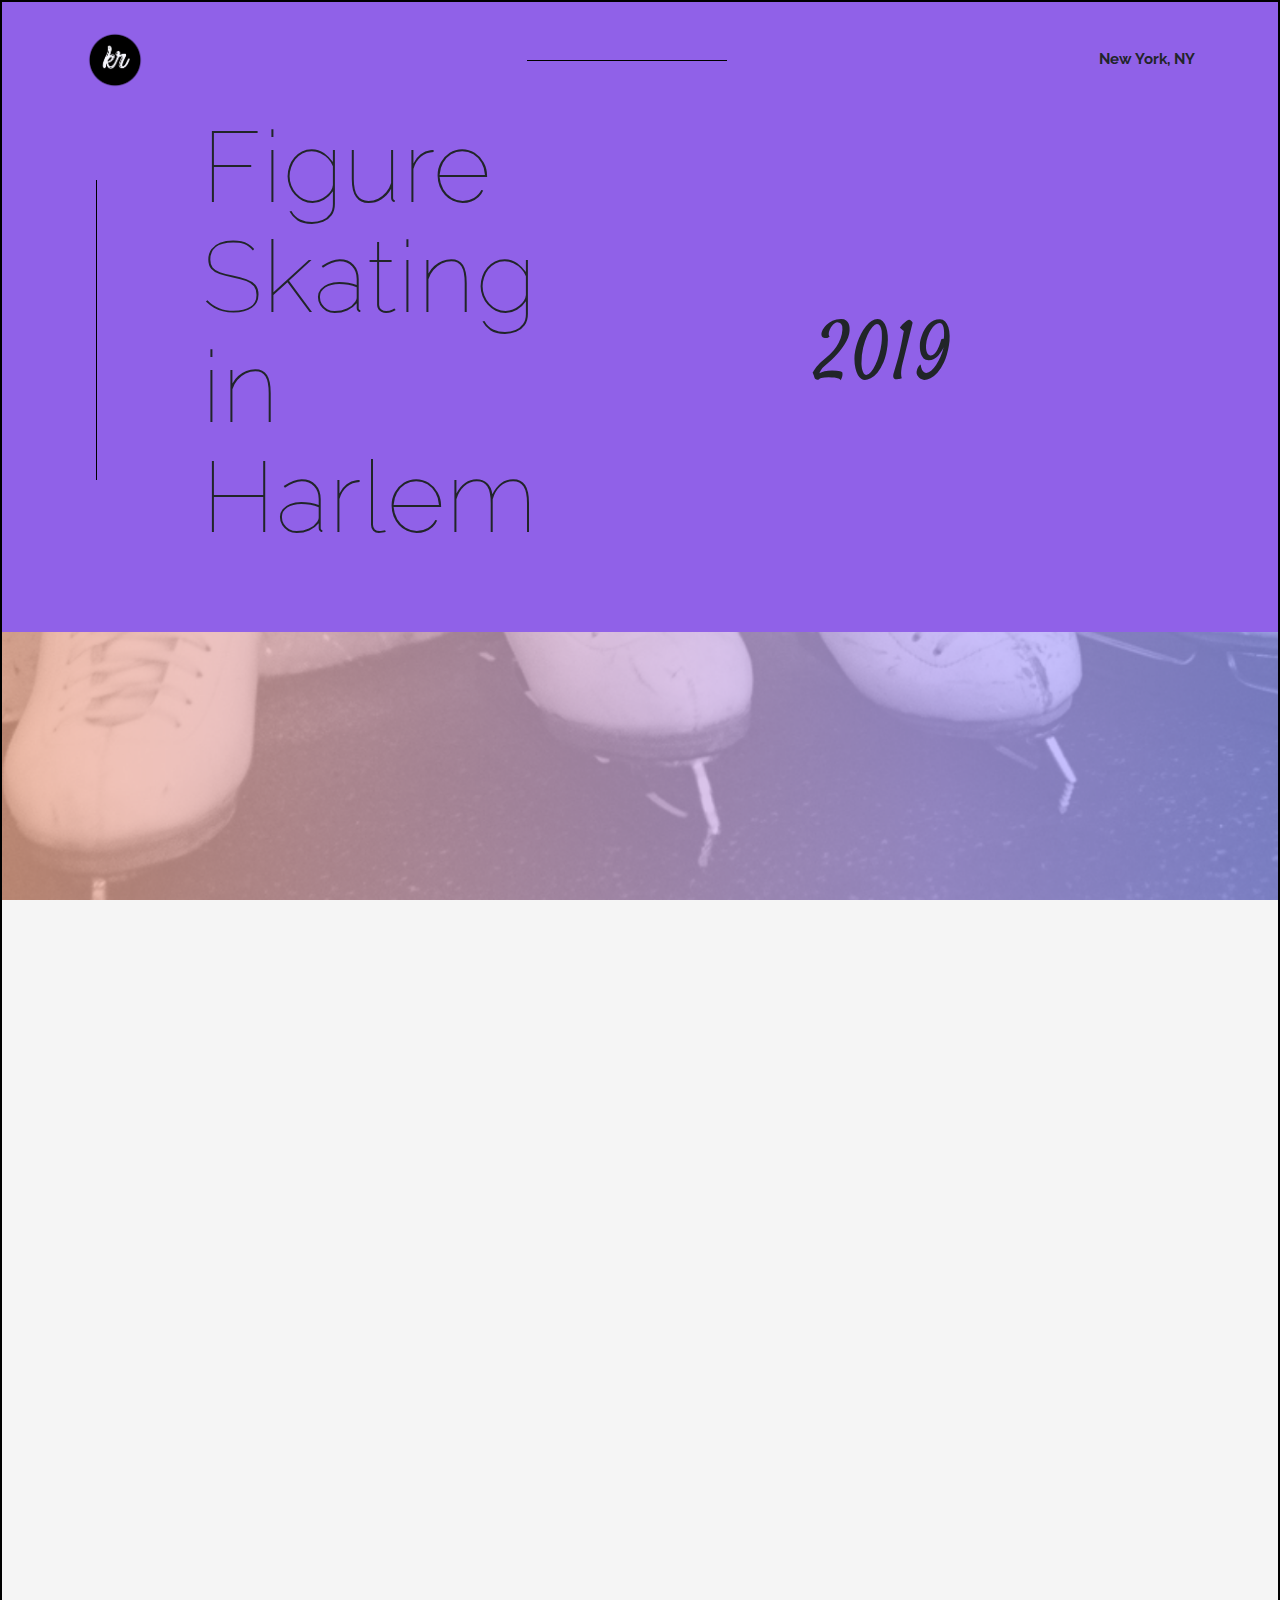
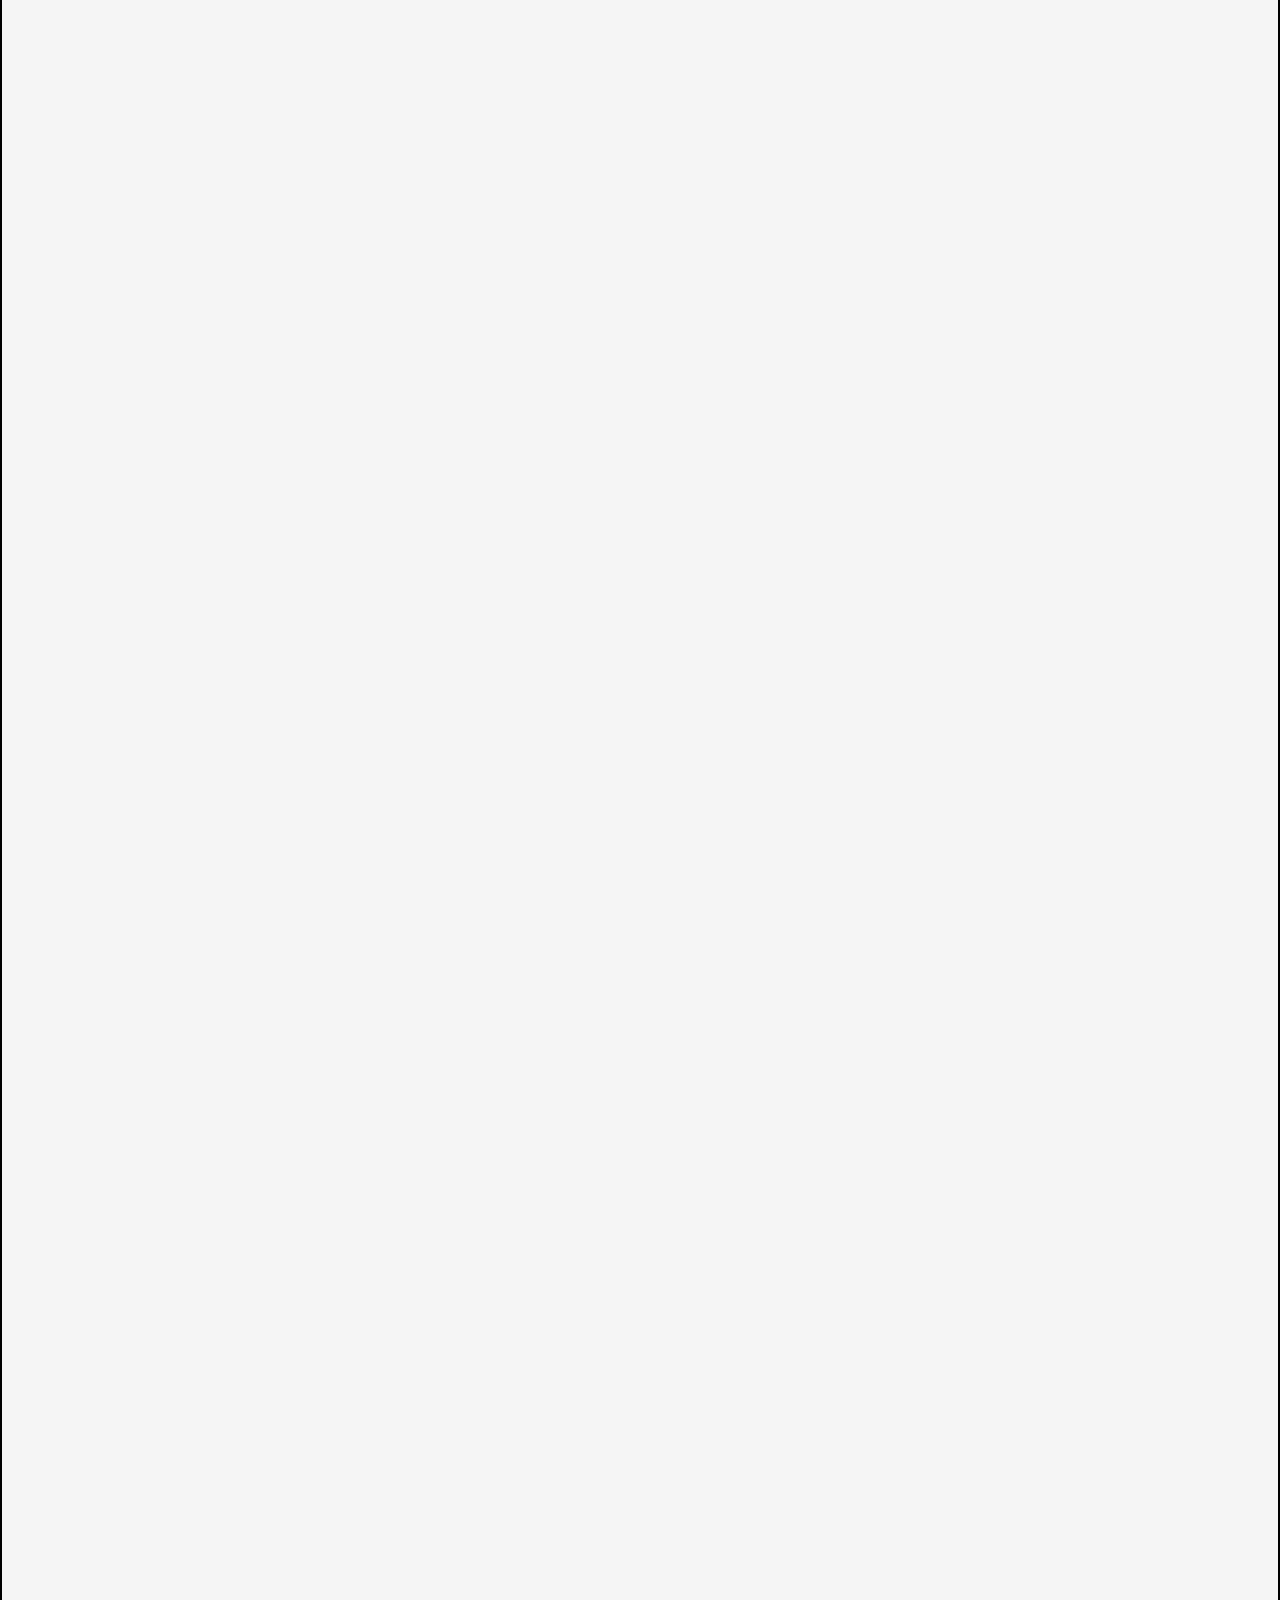
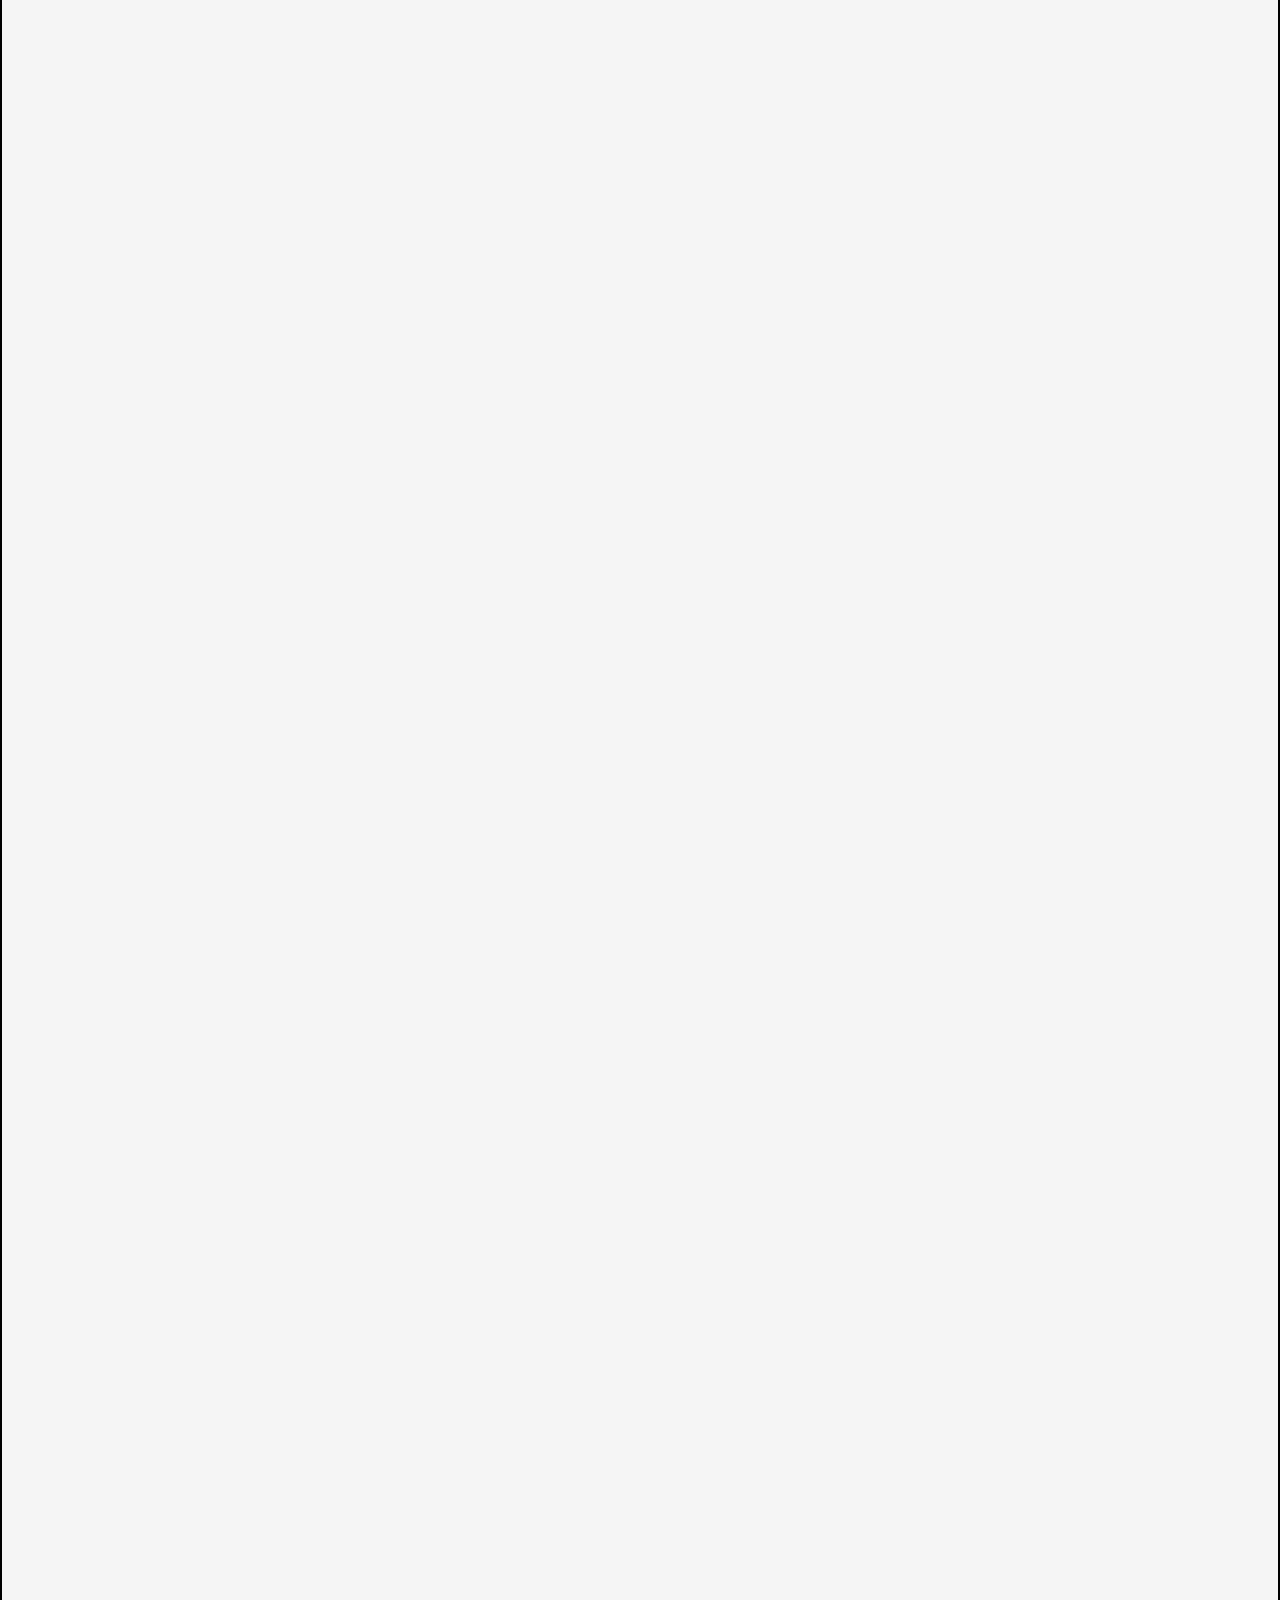
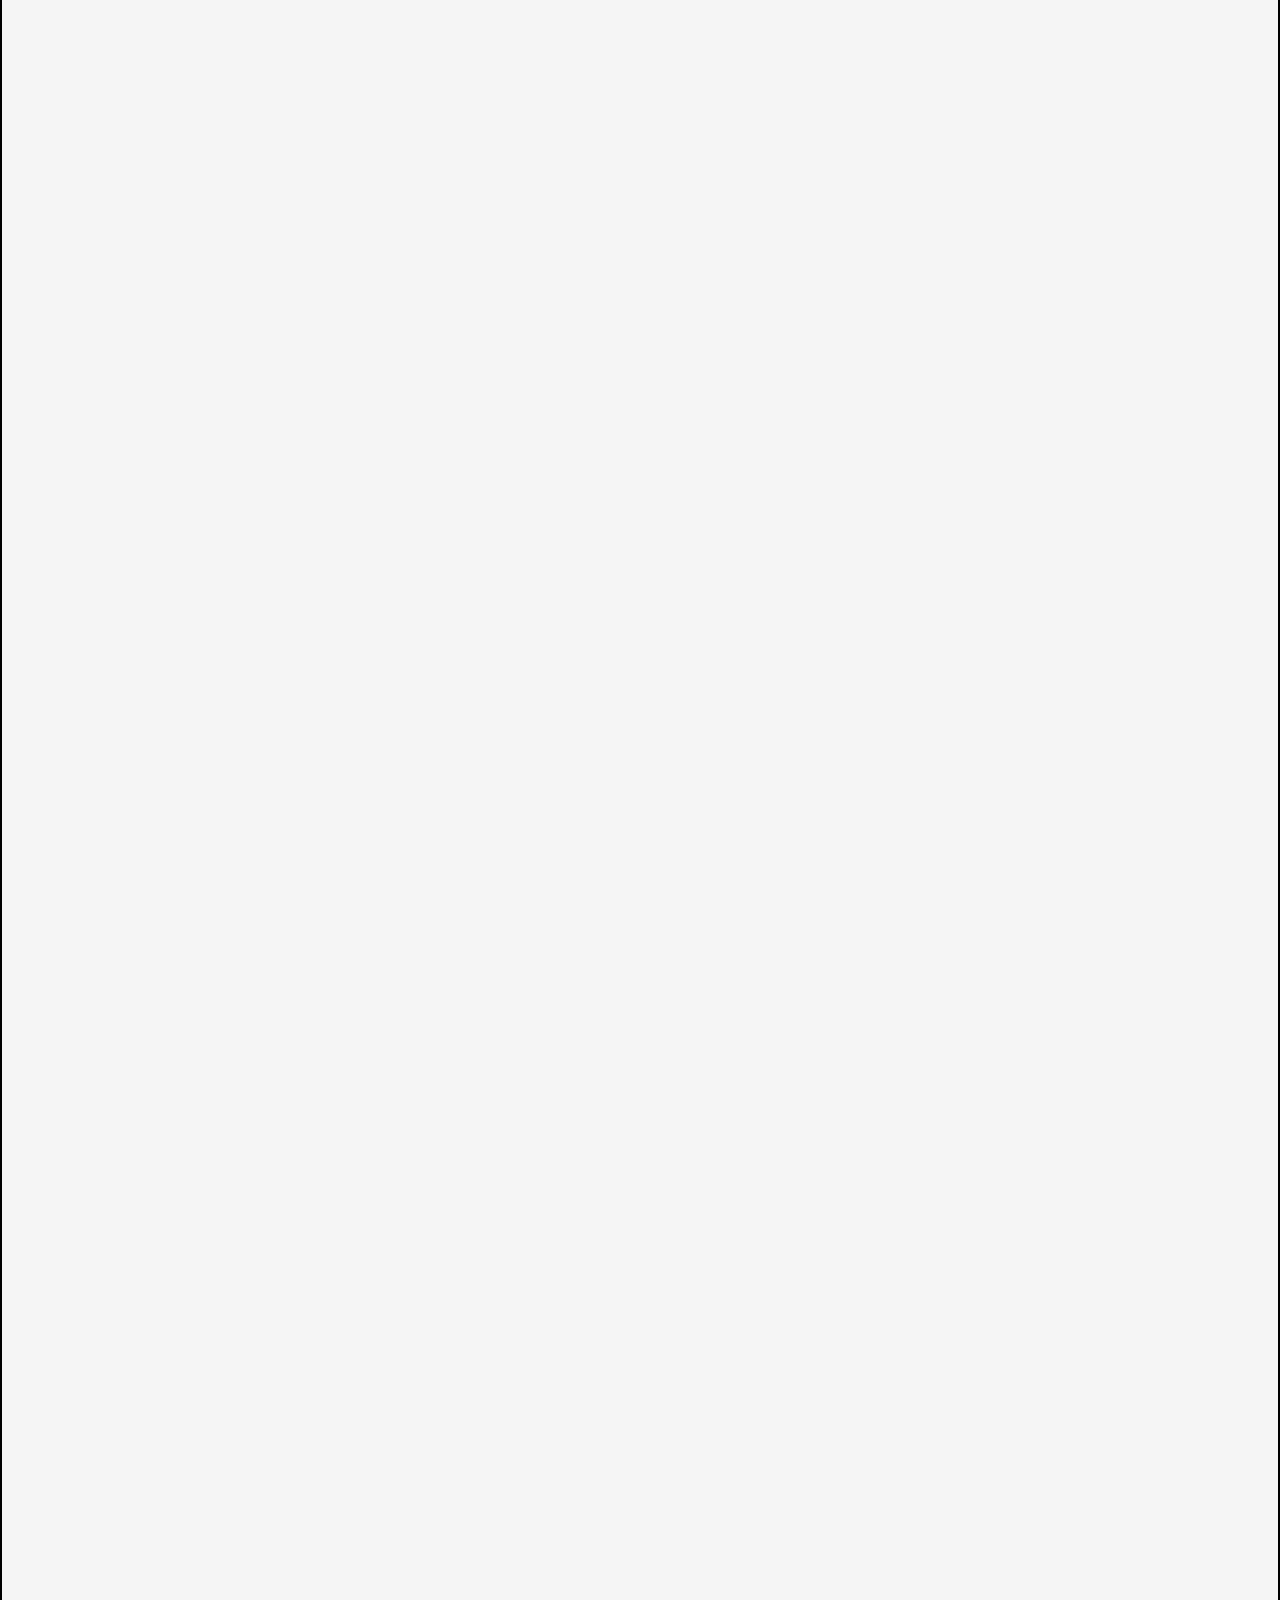
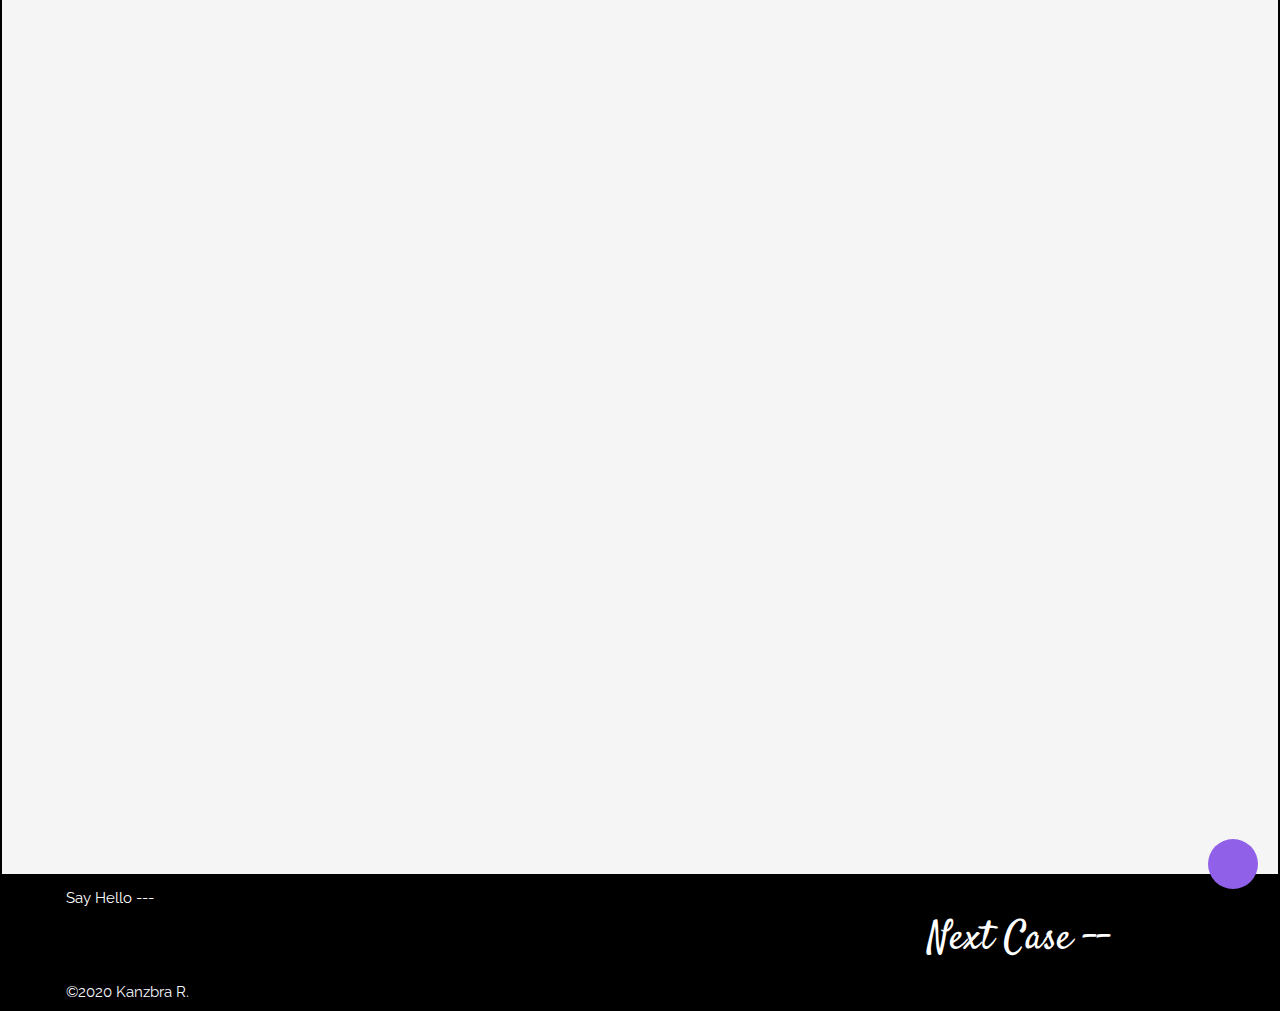
<file: fsh.html>
<!DOCTYPE html>
<html lang="en">

<head>
  <meta charset="UTF-8">
  <meta name="viewport" content="width=device-width, initial-scale=1.0">
  <link rel="icon" href="./images/logos/kr.png">
  <title>Kanzbra R. - Case FSH</title>
  <link rel="stylesheet" href="https://maxcdn.bootstrapcdn.com/bootstrap/4.0.0/css/bootstrap.min.css"
    integrity="sha384-Gn5384xqQ1aoWXA+058RXPxPg6fy4IWvTNh0E263XmFcJlSAwiGgFAW/dAiS6JXm" crossorigin="anonymous">
  <link rel="stylesheet" href="https://unpkg.com/aos@next/dist/aos.css" />
  <link rel="stylesheet" href="https://use.fontawesome.com/releases/v5.7.2/css/all.css"
    integrity="sha384-fnmOCqbTlWIlj8LyTjo7mOUStjsKC4pOpQbqyi7RrhN7udi9RwhKkMHpvLbHG9Sr" crossorigin="anonymous">
  <link rel="stylesheet" href="https://fonts.googleapis.com/icon?family=Material+Icons">
  <link href="https://fonts.googleapis.com/css2?family=Satisfy&display=swap" rel="stylesheet">
  <link href="https://fonts.googleapis.com/css2?family=Playfair+Display&family=Raleway:wght@200&display=swap"
    rel="stylesheet">
  <script src="https://cdnjs.cloudflare.com/ajax/libs/jquery/2.1.3/jquery.min.js"></script>
  <script src="https://ajax.googleapis.com/ajax/libs/jquery/3.3.1/jquery.min.js"></script>
  <script src="https://maxcdn.bootstrapcdn.com/bootstrap/4.0.0/js/bootstrap.min.js"
    integrity="sha384-JZR6Spejh4U02d8jOt6vLEHfe/JQGiRRSQQxSfFWpi1MquVdAyjUar5+76PVCmYl"
    crossorigin="anonymous"></script>
  <script src="main.js"></script>
  <link rel="stylesheet" href="./assets/fsh.css">
  <!-- Global site tag (gtag.js) - Google Analytics -->
  <script async src="https://www.googletagmanager.com/gtag/js?id=UA-140096785-3"></script>
  <script>
    window.dataLayer = window.dataLayer || [];
    function gtag() { dataLayer.push(arguments); }
    gtag('js', new Date());

    gtag('config', 'UA-140096785-3');
  </script>


</head>

<body>
  <header id="header">
    <nav class="navbar">
      <div class="container">
        <a class="navbar-brand" href="./index.html">
          <img id="mainLogo" src="./images/logos/mainLogo.png">
        </a>
        <div id="horizontalLineOne"></div>
        <div id="locationBox">
          <h5>New York, NY</h5>
        </div>
      </div>
    </nav>
    <div class="vertical-line"></div>
    <div class="client-info">
      <div class="client-name">
        <h2 data-aos="fade-up" data-aos-duration="3000">Figure Skating in Harlem</h2>
      </div>
      <div class="project-date">
        <h2 data-aos="fade-up" data-aos-duration="3000">2019</h2>
      </div>
    </div>




  </header>


  <section class="fsh-background"></section>



  <section class="card-info">
    <div class="clientDescription">
      <p class="info-description" data-aos="fade-up" data-aos-duration="3000">Figure Skating in Harlem is a Non-Profit
        based in Harlem, NY. Their program focuses on
        providing girls of color with educational
        tools combined with the art of ice
        skating to build leadership and developmental skills . The organization has undergone
        several changes within their 22 years
        of existence and needed their site to
        reflect these changes.</p>
    </div>
    <div class="card-box" data-aos="fade-up" data-aos-duration="3000">
      <div class="info-right">
        <div class="task-one">
          <h5 class="task-name task">Task --</h5>
          <span class="task-details" id="info">
            Create an accessible user experience design
            while using advanced technology to boost
            performance and increase online donor giving
          </span>
        </div>
        <div class="task">
          <h5 class="task-name">Services --</h5>
          <span class="task-details">
            <ul class="service-list">
              <li class="service-type">Project Management</li>
              <li class="service-type">UX Redesign</li>
              <li class="service-type">UI Redesign</li>
              <li class="service-type">Maintenance</li>
              <li class="service-type">Seo</li>
            </ul>
          </span>
        </div>
        <div class="task">
          <h5 class="task-name">Results --</h5>
          <span class="task-details">
            <ul class="resule-list">
              <li class="service-type"><i class="material-icons">trending_up</i> Online Donations increased by 60%</li>
              <li class="service-type"><i class="material-icons">trending_up</i> Unique Visitors increased by 35%</li>
              <li class="service-type"><i class="material-icons">trending_down</i>Bounce Rate decreased by 26%</li>
            </ul>
          </span>
        </div>
        <div class="task">
          <h5 class="task-link">Link to Site --</h5>
          <span class="task-details" id="info">
            <a class="navbar-brand" href="https://figureskatinginharlem.org/">FigureSkatinginHarlem.org
            </a>
          </span>
        </div>
      </div>
    </div>
  </section>


  <section class="fsh-devices">
    <div class="portfolio-img" data-aos="fade-up" data-aos-duration="3000">
      <img src="./images/backgrounds/moniters.png" style="width:100%">
    </div>
  </section>

  <section class="fsh-site">
    <div class="site-images" data-aos="fade-up" data-aos-duration="3000">
      <img src="./images/projects/fsh/one.png" style="width:100%">
      <img src="./images/projects/fsh/two.png" style="width:100%">
      <img src="./images/projects/fsh/three.png" style="width:100%">
      <img src="./images/projects/fsh/five.png" style="width:100%">
      <img src="./images/projects/fsh/four.png" style="width:100%">
      <img src="./images/projects/fsh/six.png" style="width:100%">
      <img src="./images/projects/fsh/seven.png" style="width:100%">

    </div>
  </section>


  <div class="loader-wrapper">
    <span class="loader"><span class="loader-inner"></span></span>
  </div>


  <footer class="copyright">

    <div class="hello">
      <a href="mailto:kanzbra.rashid@gmail.com" class="icon-Link">Say Hello --- <i class="fa fa-envelope"></i></a>
    </div>
    <div class="social-media">
      <ul class="iconList">
        <li class="icon-item">
          <a href="https://www.instagram.com/function.code/" class="icon-Link"><i class="fab fa-instagram"></i></a>
          <a href="https://github.com/kanzbra" class="icon-Link"><i class="fab fa-github"></i></a>
          <a href="https://www.linkedin.com/in/kanzbra-rashid-b3b34ba4/" class="icon-Link"><i
              class="fab fa-linkedin"></i></a>
        </li>
      </ul>
    </div>

    <div class="up">
      <a class="up-button" href="#header"><i class="fas fa-chevron-up"></i></a>
    </div>
    <p>&copy;2020 Kanzbra R.</p>
    <div class="next-project"> <a href="./giani.html" class="next-link">Next Case -- </a></div>
  </footer>
  <script src="https://unpkg.com/aos@next/dist/aos.js"></script>
  <script>
    AOS.init();
  </script>
  <script>
    $(window).on("load", function () {
      $(".loader-wrapper").fadeOut("slow");
    });
  </script>
</body>


</html>
</file>
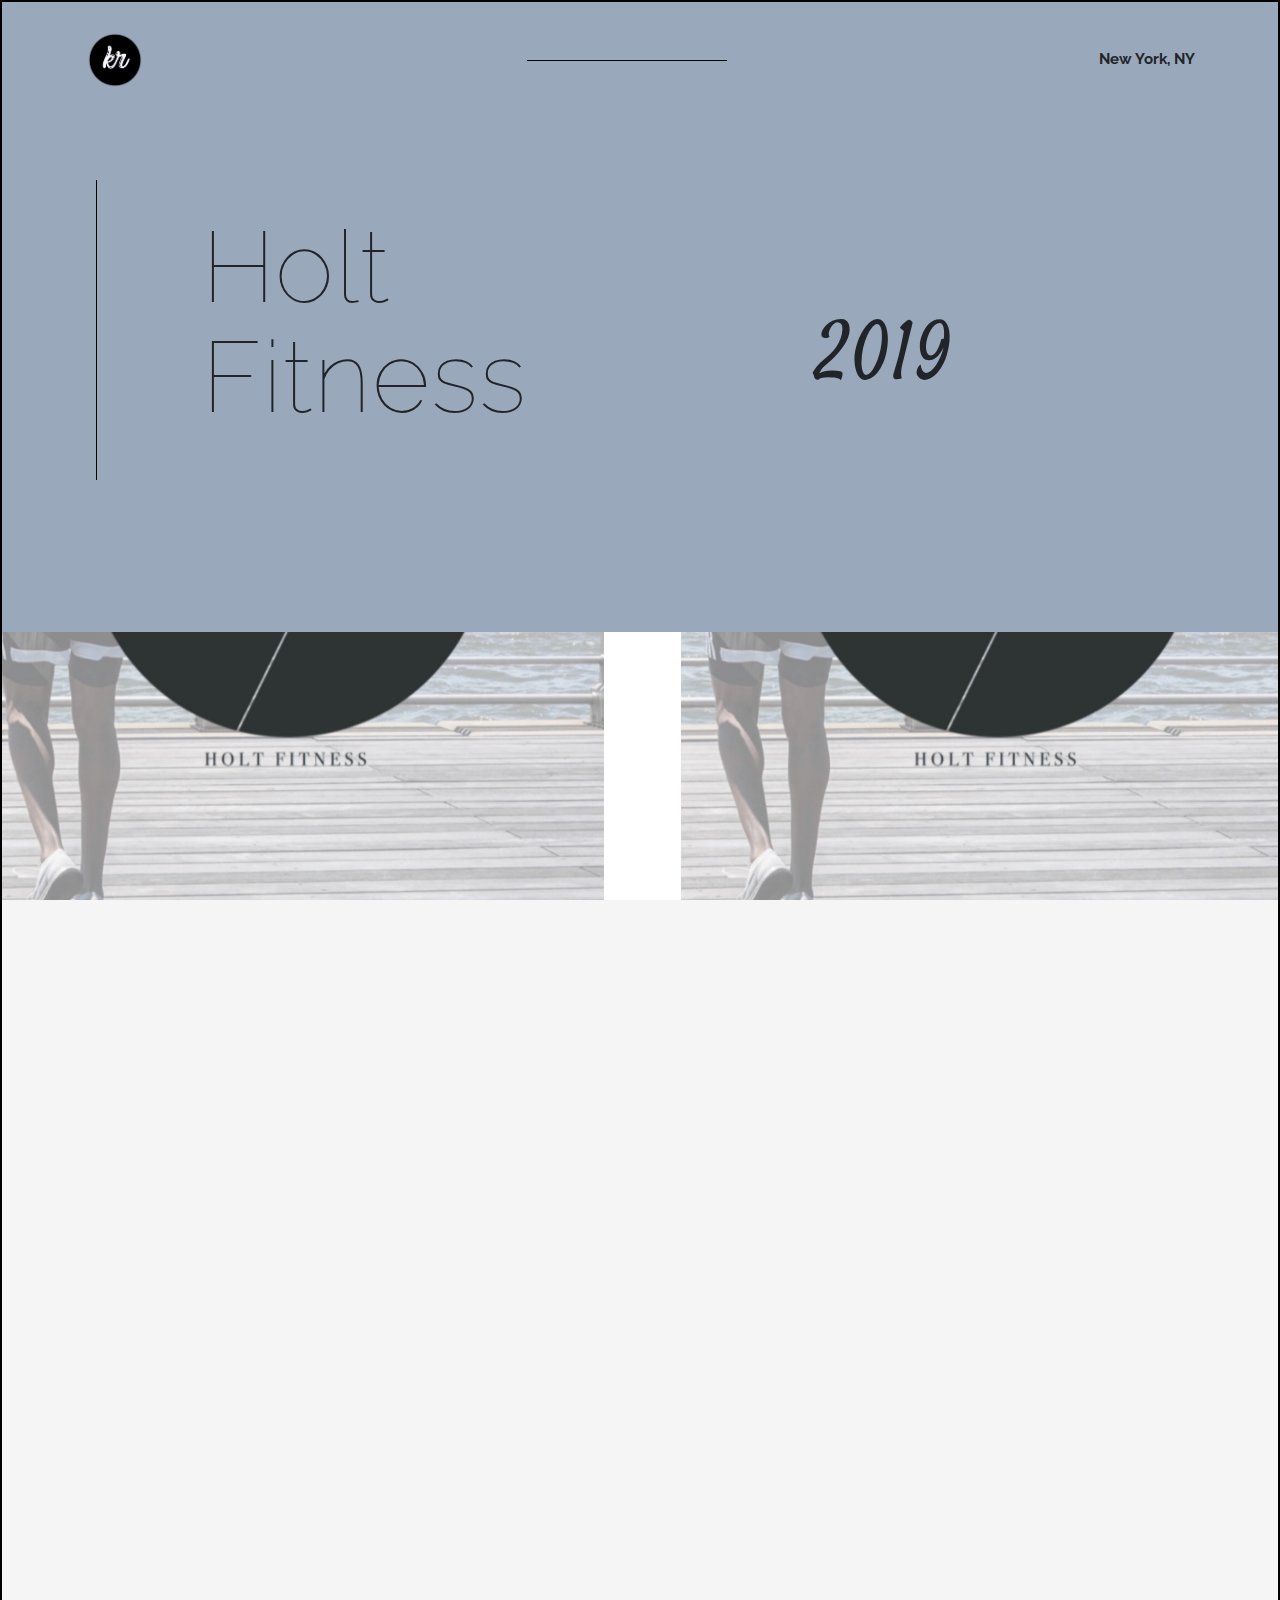
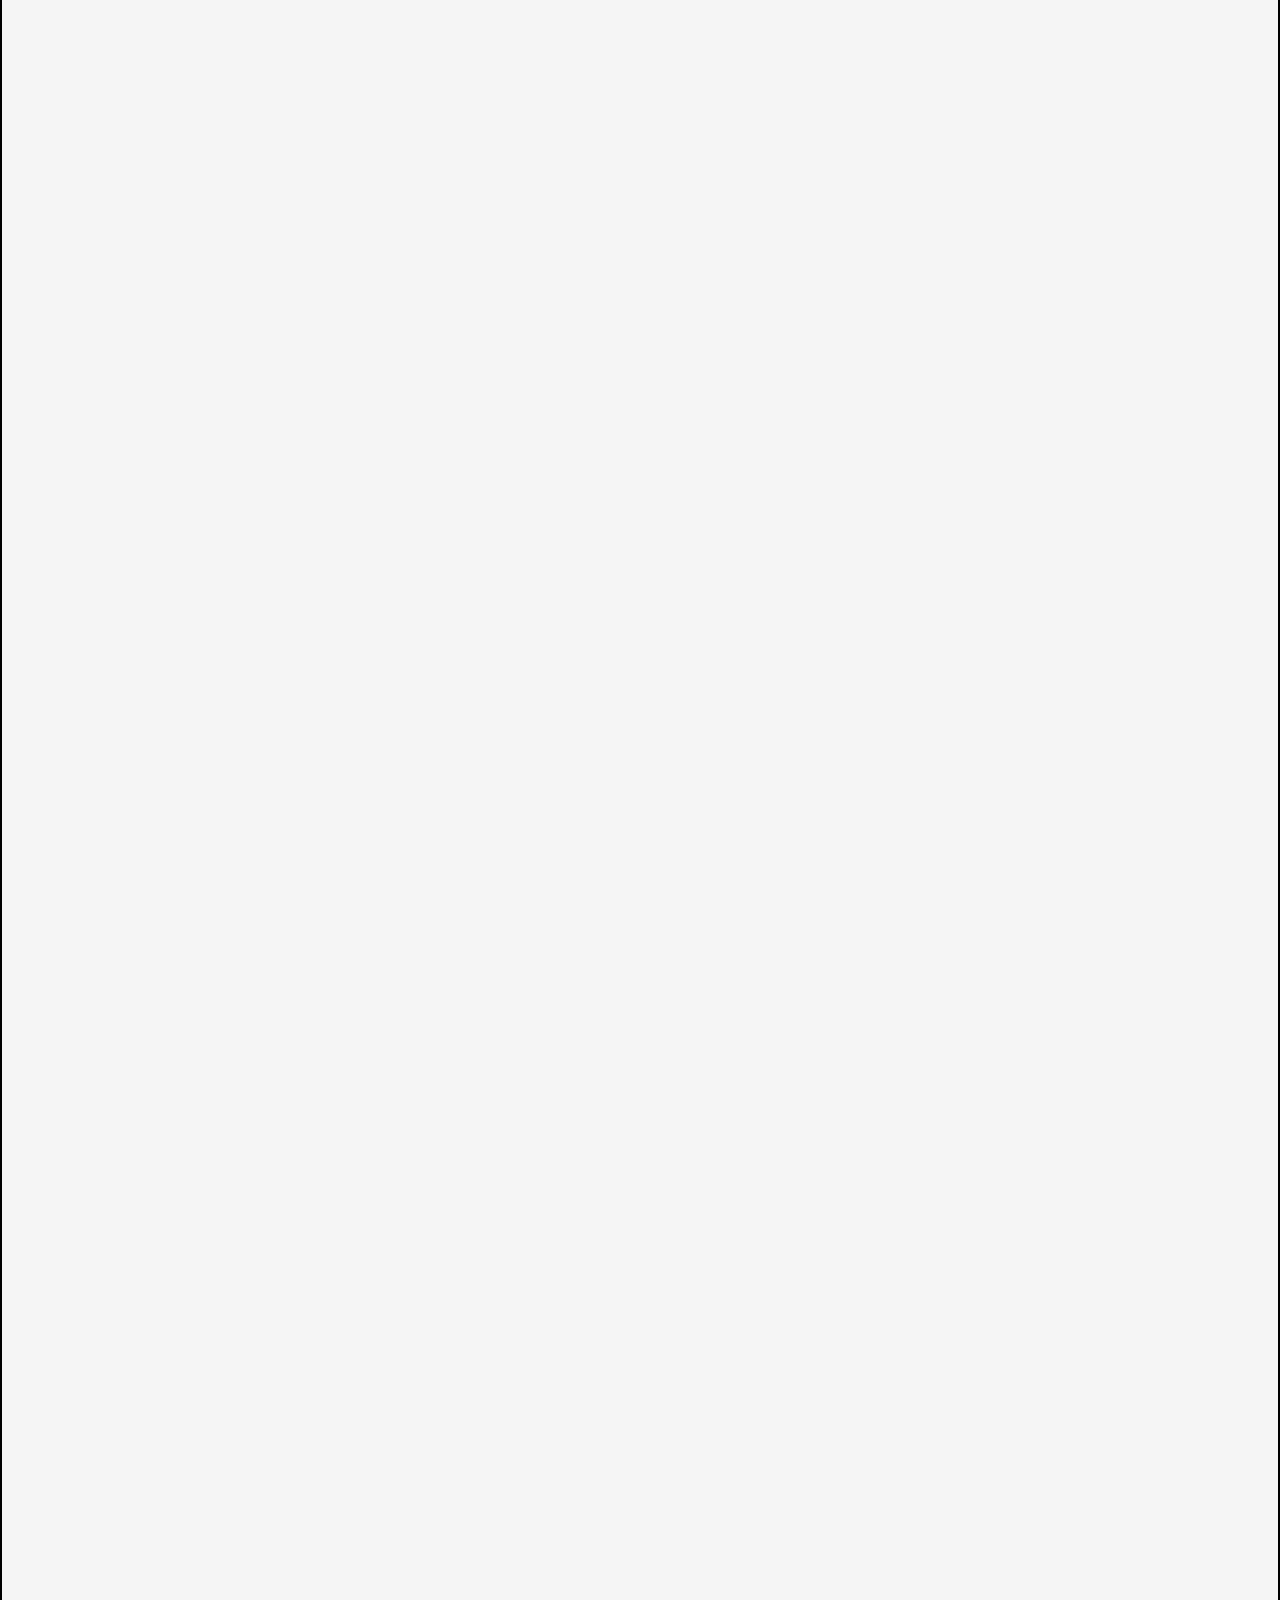
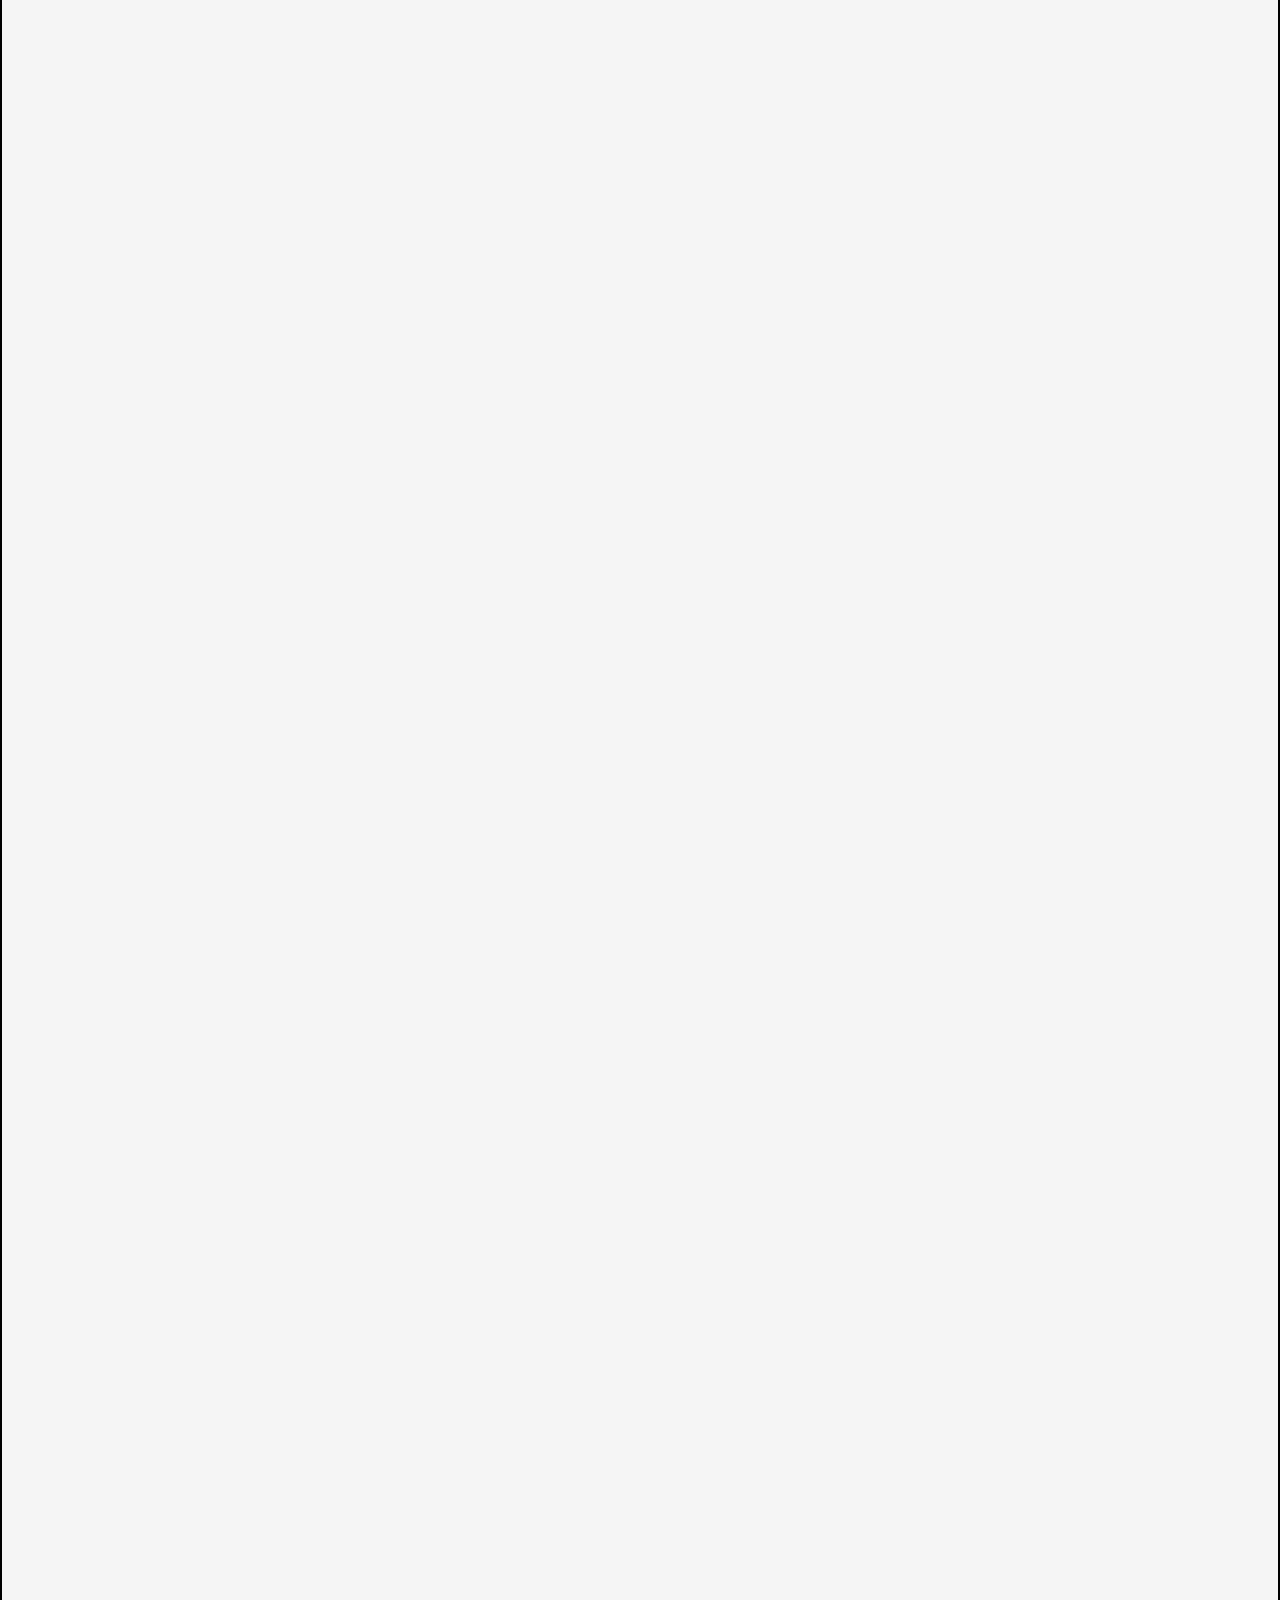
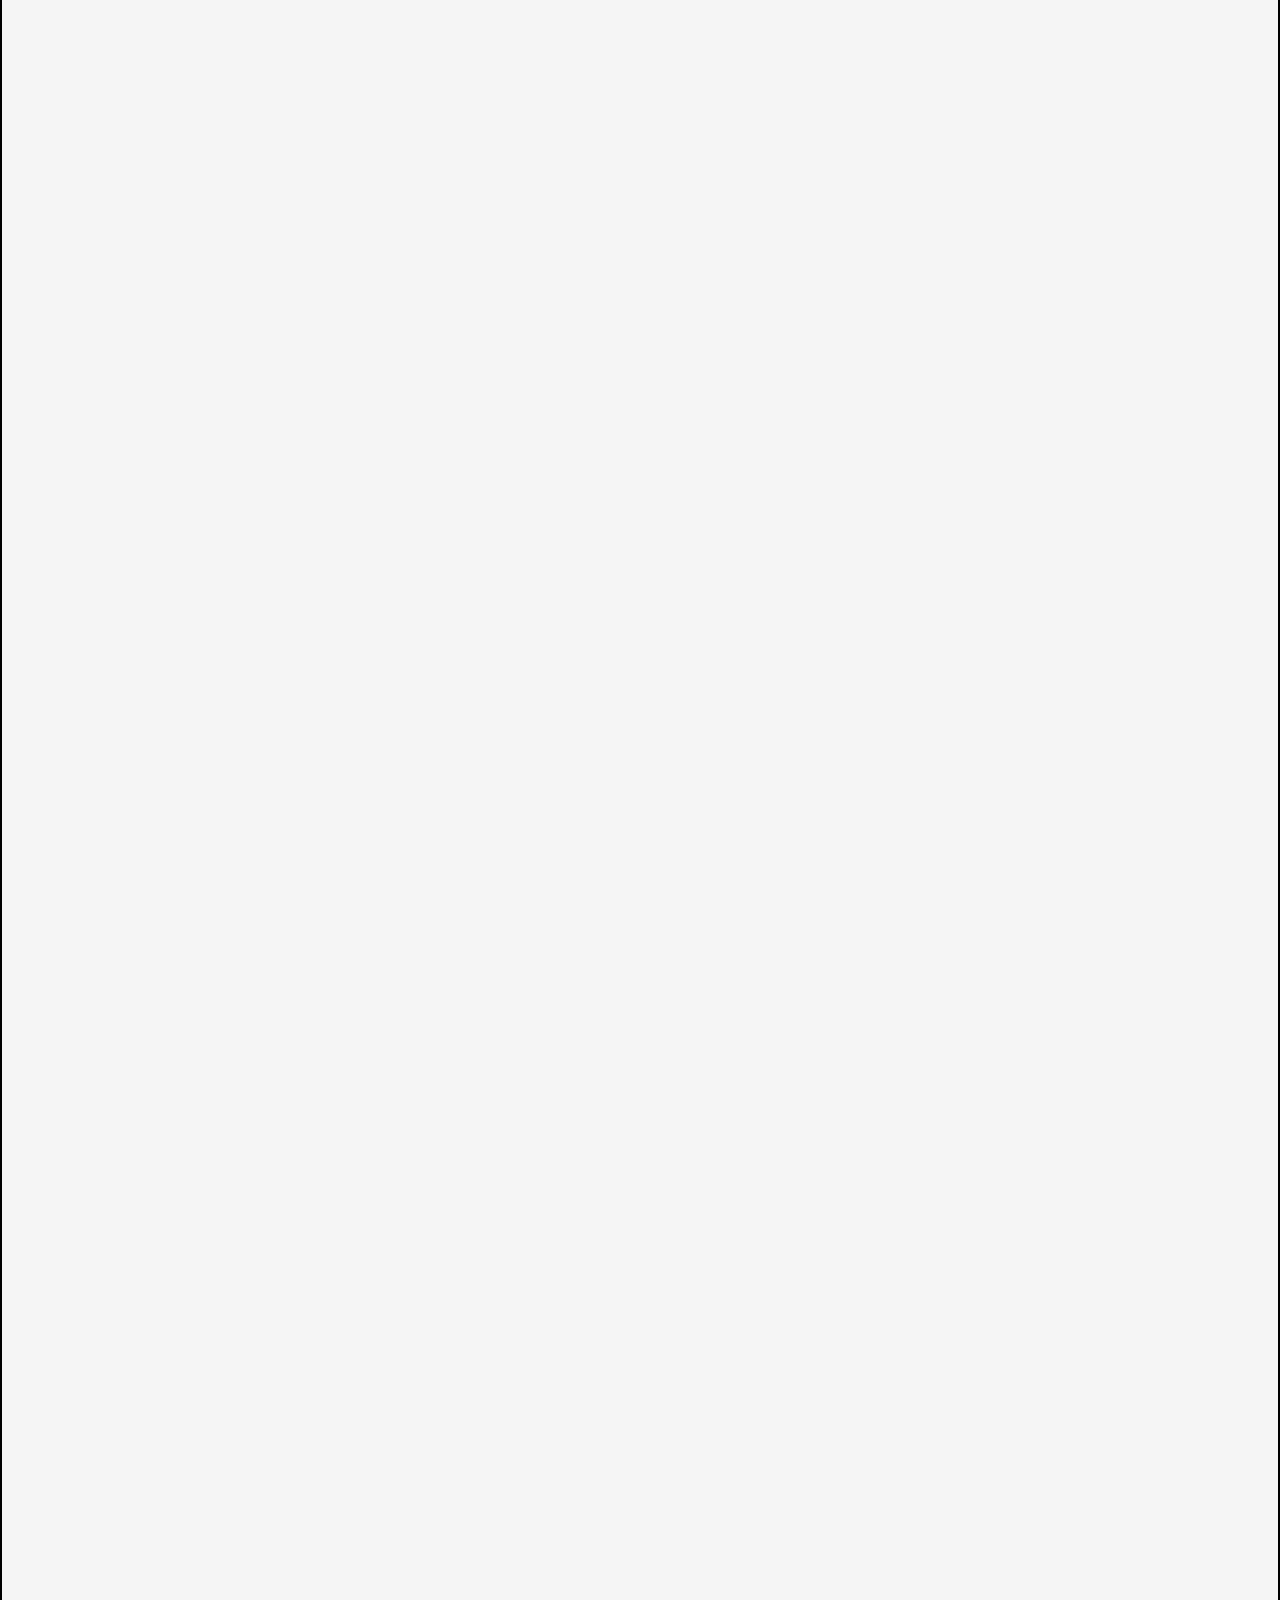
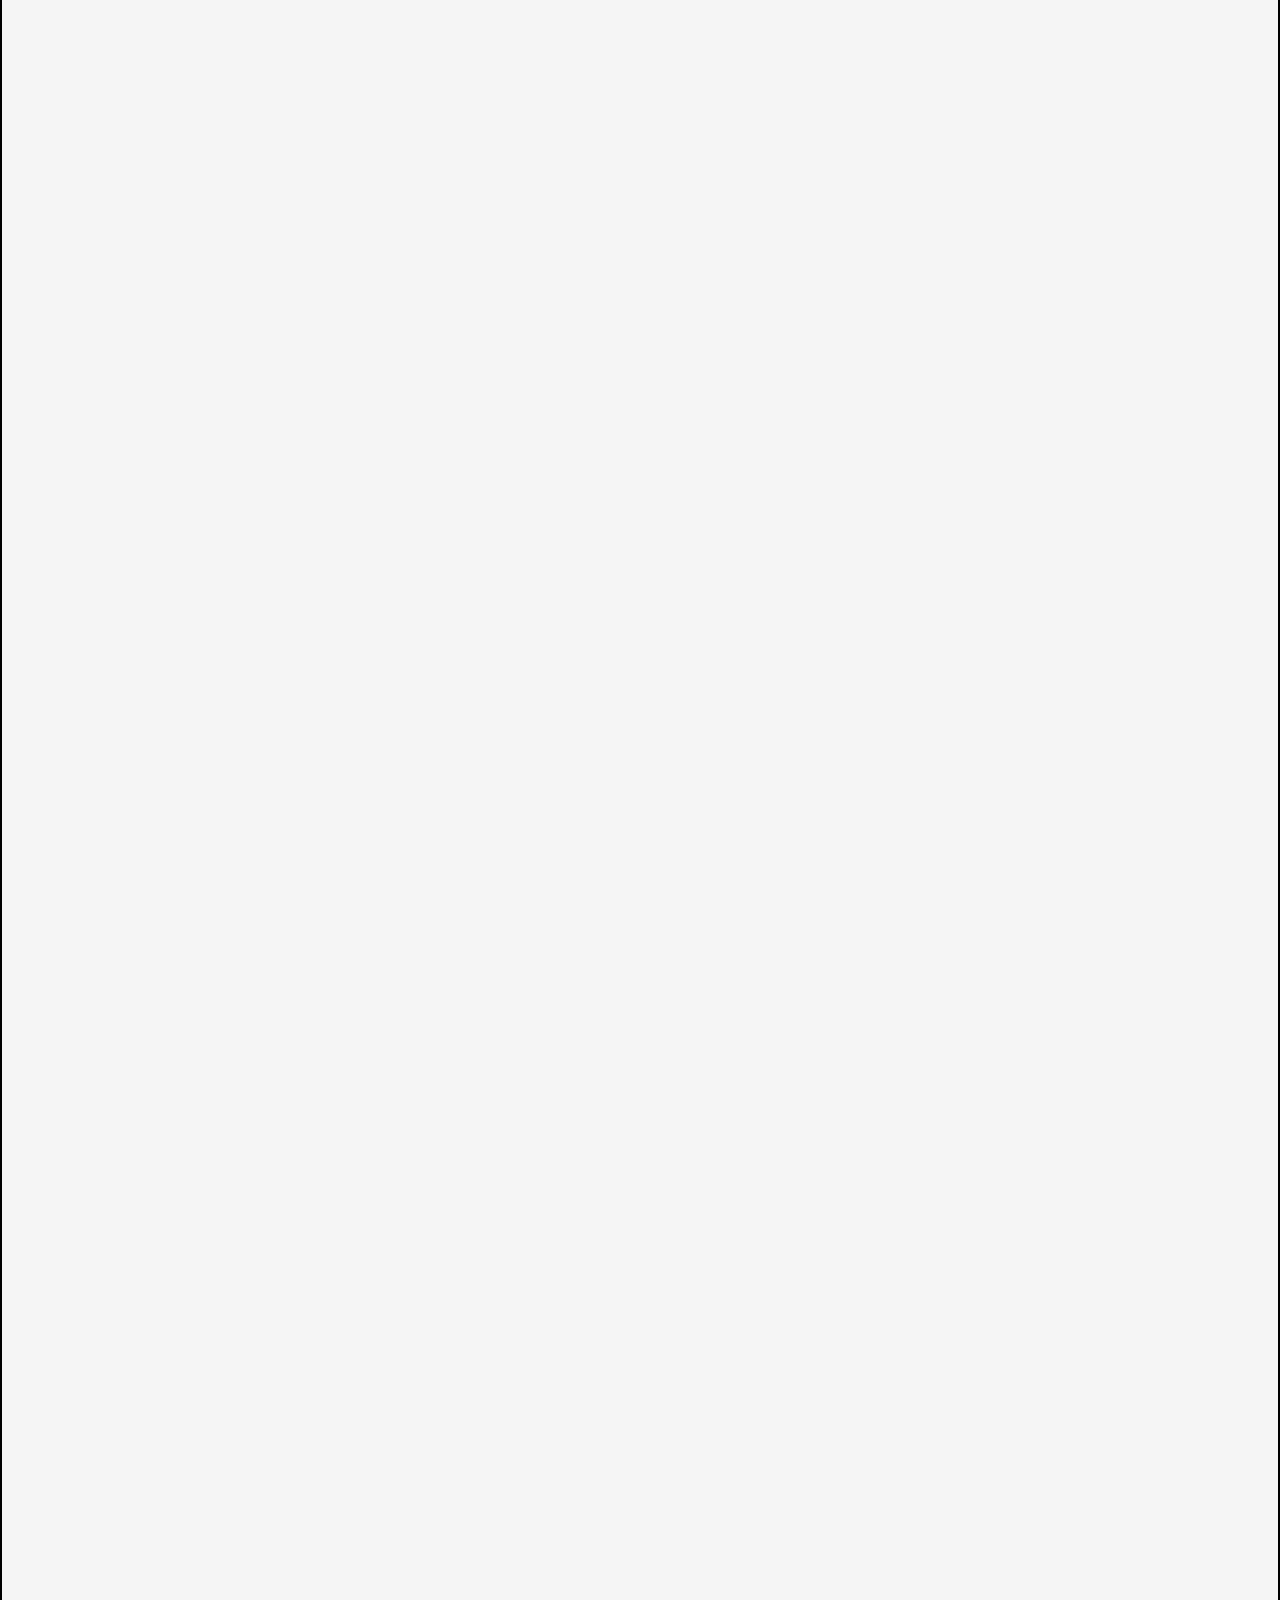
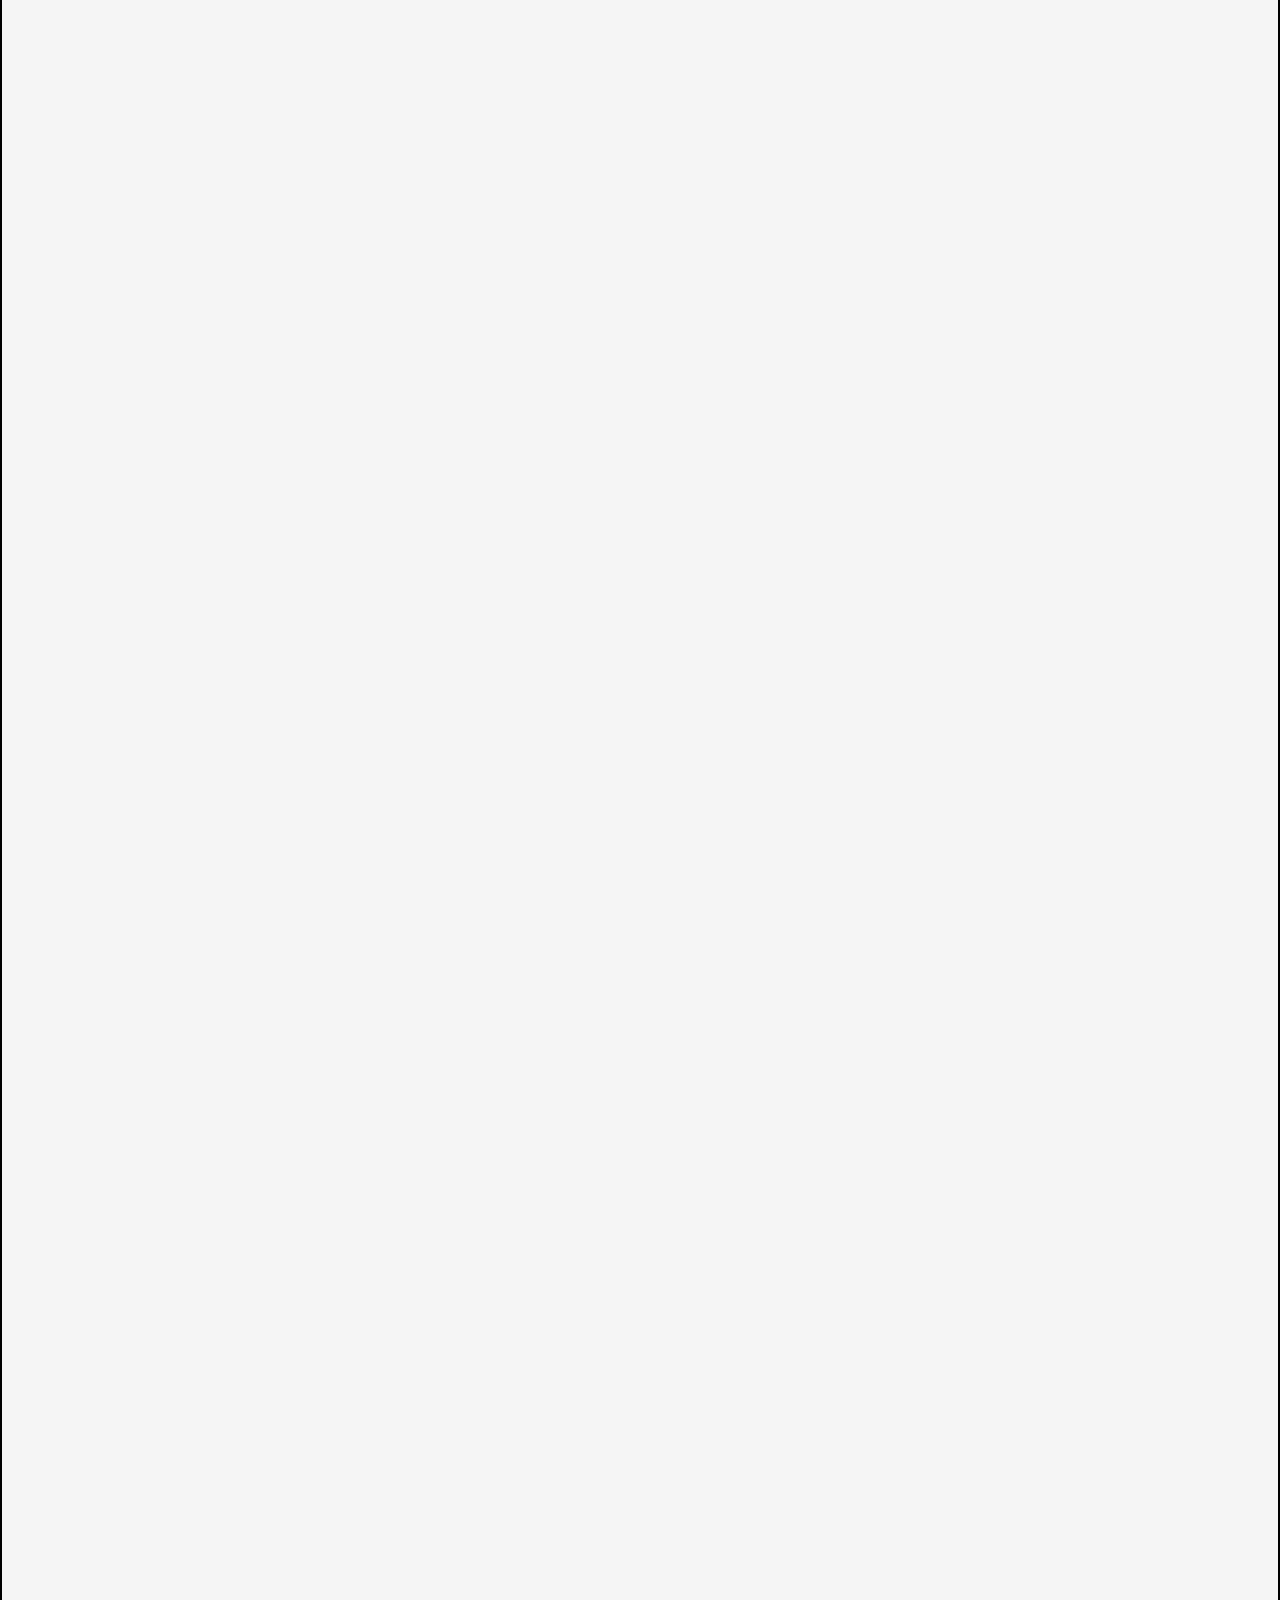
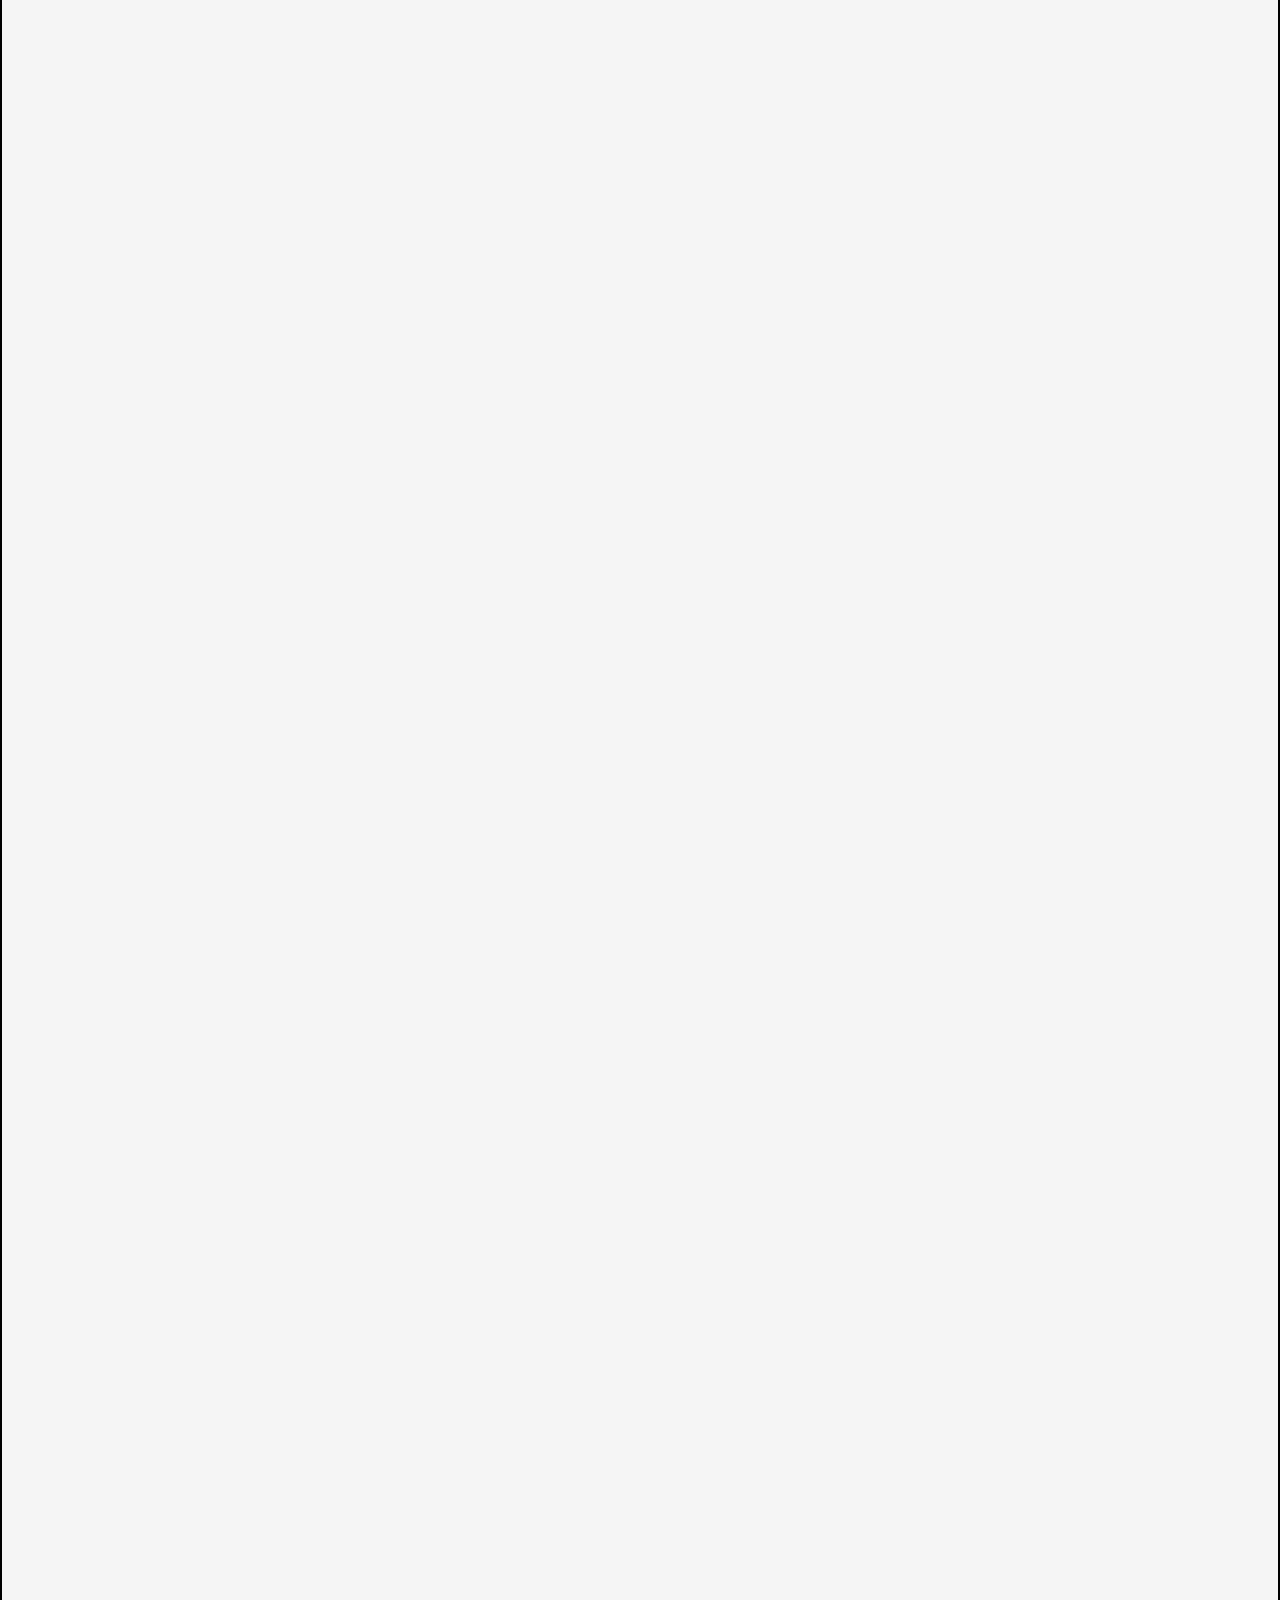
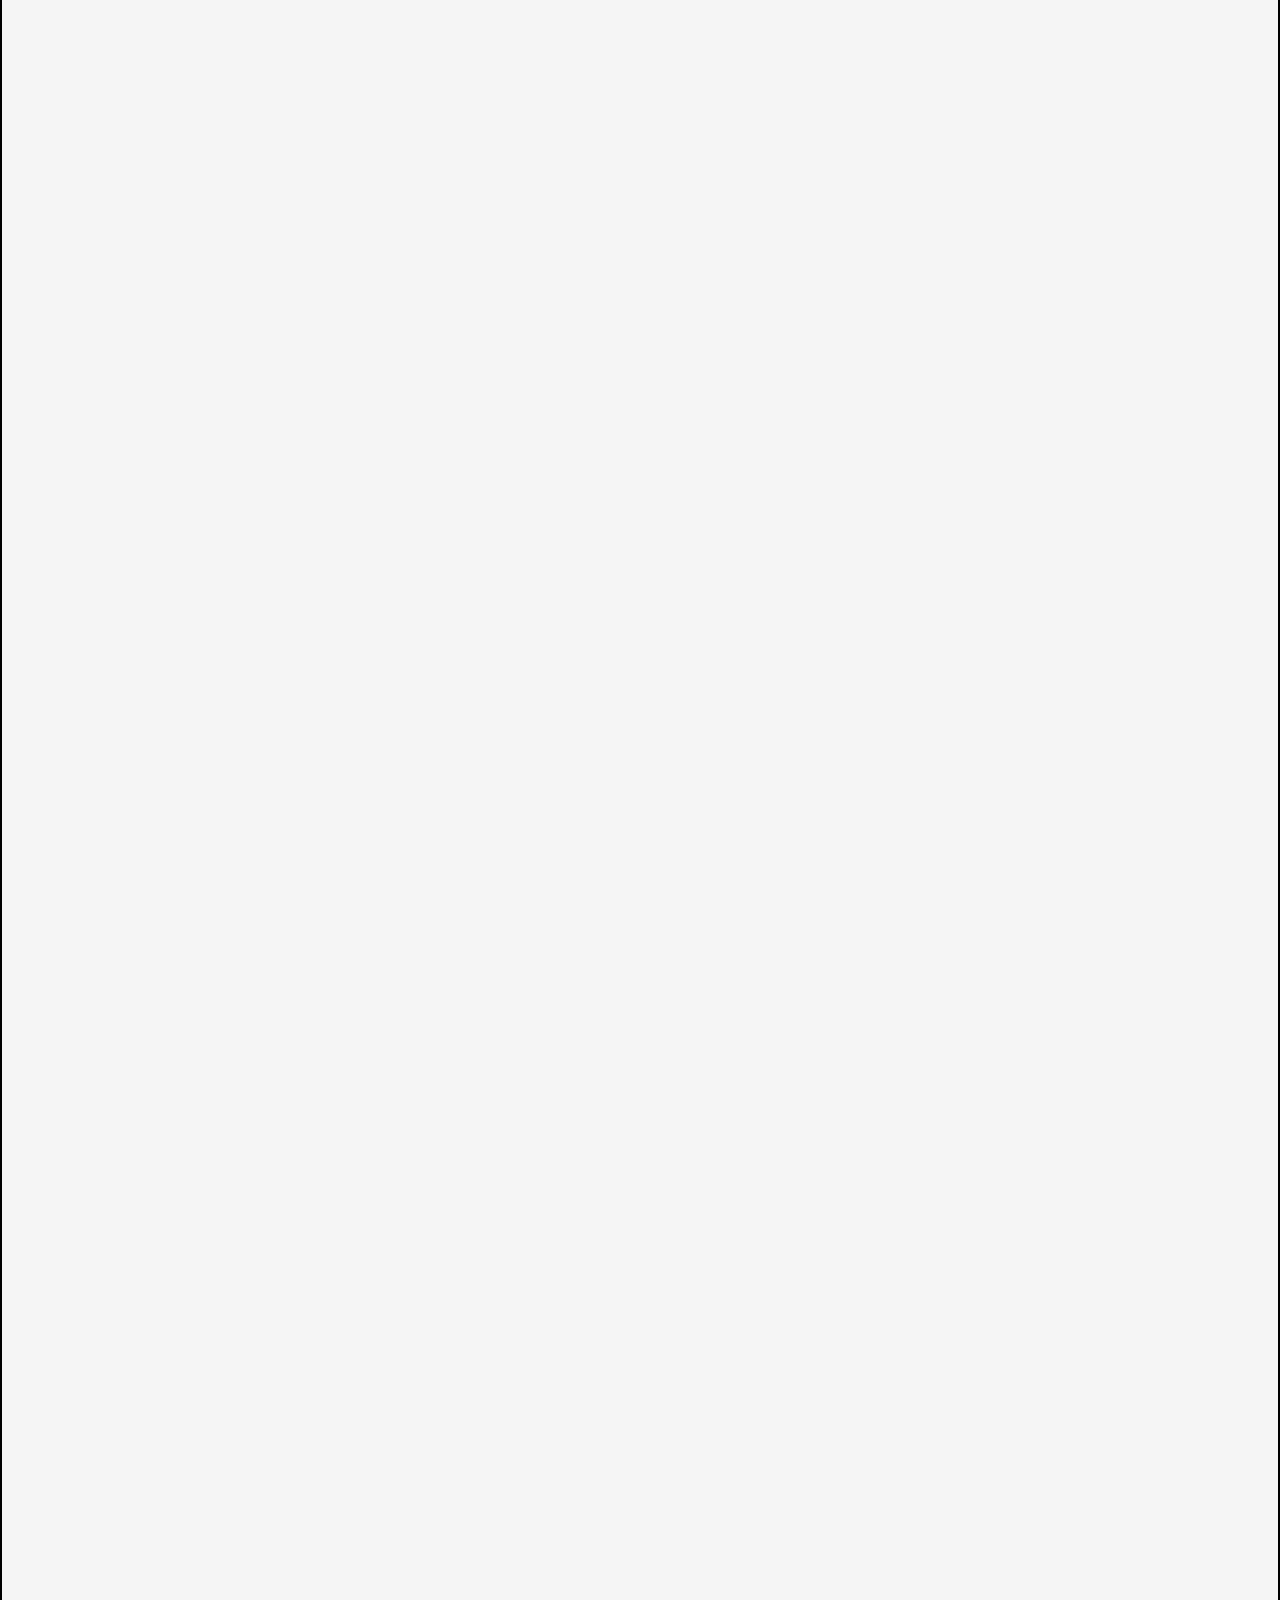
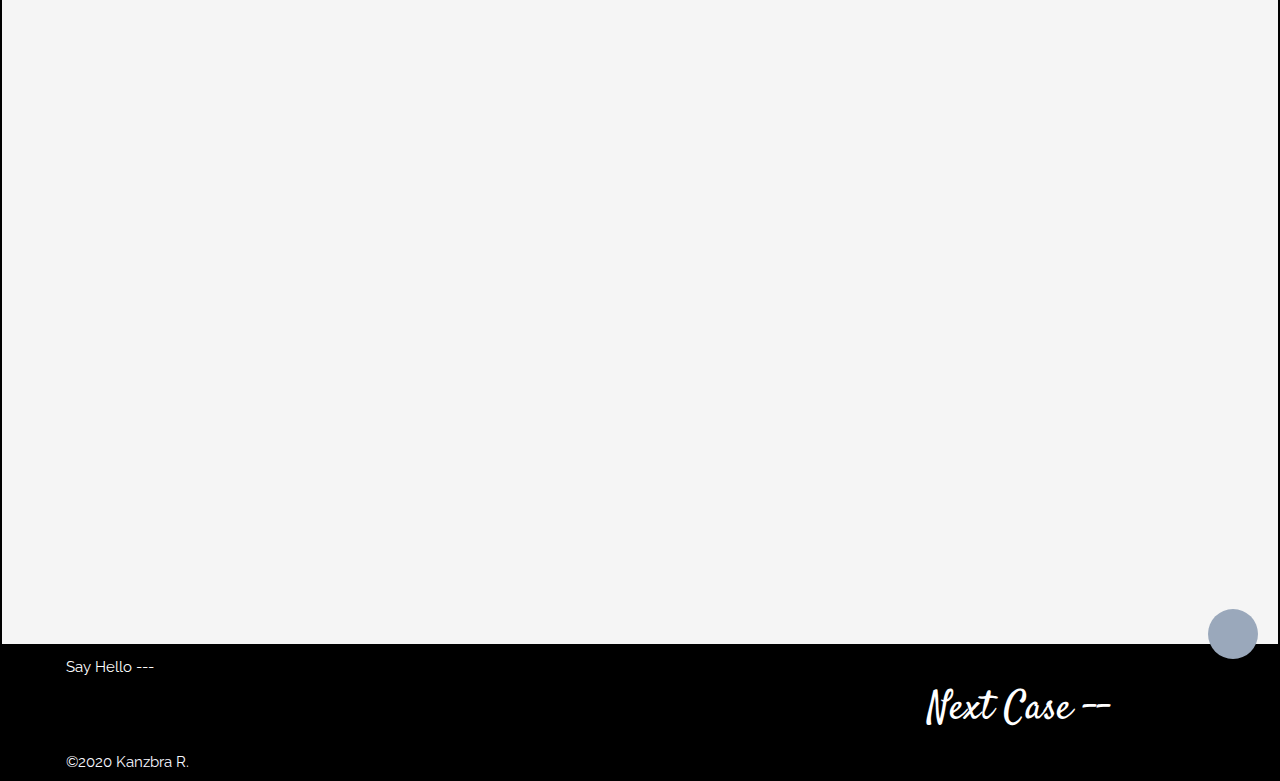
<file: holtfit.html>
<!DOCTYPE html>
<html lang="en">

<head>
  <meta charset="UTF-8">
  <meta name="viewport" content="width=device-width, initial-scale=1.0">
  <link rel="icon" href="./images/logos/kr.png">
  <title>Kanzbra R. - Case Holt Fit</title>
  <link rel="stylesheet" href="https://maxcdn.bootstrapcdn.com/bootstrap/4.0.0/css/bootstrap.min.css"
    integrity="sha384-Gn5384xqQ1aoWXA+058RXPxPg6fy4IWvTNh0E263XmFcJlSAwiGgFAW/dAiS6JXm" crossorigin="anonymous">
  <link rel="stylesheet" href="https://unpkg.com/aos@next/dist/aos.css" />
  <link rel="stylesheet" href="https://use.fontawesome.com/releases/v5.7.2/css/all.css"
    integrity="sha384-fnmOCqbTlWIlj8LyTjo7mOUStjsKC4pOpQbqyi7RrhN7udi9RwhKkMHpvLbHG9Sr" crossorigin="anonymous">
  <link rel="stylesheet" href="https://fonts.googleapis.com/icon?family=Material+Icons">
  <link href="https://fonts.googleapis.com/css2?family=Satisfy&display=swap" rel="stylesheet">
  <link href="https://fonts.googleapis.com/css2?family=Playfair+Display&family=Raleway:wght@200&display=swap"
    rel="stylesheet">
  <script src="https://cdnjs.cloudflare.com/ajax/libs/jquery/2.1.3/jquery.min.js"></script>
  <script src="https://ajax.googleapis.com/ajax/libs/jquery/3.3.1/jquery.min.js"></script>
  <script src="https://maxcdn.bootstrapcdn.com/bootstrap/4.0.0/js/bootstrap.min.js"
    integrity="sha384-JZR6Spejh4U02d8jOt6vLEHfe/JQGiRRSQQxSfFWpi1MquVdAyjUar5+76PVCmYl"
    crossorigin="anonymous"></script>
  <script src="main.js"></script>
  <link rel="stylesheet" href="./assets/holtfit.css">
  <!-- Global site tag (gtag.js) - Google Analytics -->
  <script async src="https://www.googletagmanager.com/gtag/js?id=UA-140096785-3"></script>
  <script>
    window.dataLayer = window.dataLayer || [];
    function gtag() { dataLayer.push(arguments); }
    gtag('js', new Date());

    gtag('config', 'UA-140096785-3');
  </script>


</head>

<body>
  <header id="header">
    <nav class="navbar">
      <div class="container">
        <a class="navbar-brand" href="./index.html">
          <img id="mainLogo" src="./images/logos/mainLogo.png">
        </a>
        <div id="horizontalLineOne"></div>
        <div id="locationBox">
          <h5>New York, NY</h5>
        </div>
      </div>
    </nav>
    <div class="vertical-line"></div>
    <div class="client-info">
      <div class="client-name">
        <h2 data-aos="fade-up" data-aos-duration="3000">Holt Fitness</h2>
      </div>
      <div class="project-date">
        <h2 data-aos="fade-up" data-aos-duration="3000">2019</h2>
      </div>
    </div>




  </header>


  <section class="fsh-background"></section>



  <section class="card-info">
    <div class="clientDescription">
      <p class="info-description" data-aos="fade-up" data-aos-duration="3000">Holt-Fit is an online training program
        where individuals can purchase training modules to help obtain their body goal.</p>
    </div>
    <div class="card-box" data-aos="fade-up" data-aos-duration="3000">
      <div class="info-right">
        <div class="task-one">
          <h5 class="task-name task">Task --</h5>
          <span class="task-details" id="info">
            Make the site appear on the search engine, and increase brand visibility through organic and paid search.
          </span>
        </div>
        <div class="task">
          <h5 class="task-name">Services --</h5>
          <span class="task-details">
            <ul class="service-list">
              <li class="service-type">SEO</li>
              <li class="service-type">SEM</li>
            </ul>
          </span>
        </div>
        <div class="task">
          <h5 class="task-name">Results --</h5>
          <span class="task-details">
            <ul class="resule-list">
              <li class="service-type"><i class="material-icons">trending_up</i> Session Duration increased by 15%</li>
              <li class="service-type"><i class="material-icons">trending_up</i> Unique Visitors increased by 55%</li>
              <li class="service-type"><i class="material-icons">trending_down</i>Bounce Rate decreased by 15%</li>
            </ul>
          </span>
        </div>
        <div class="task">
          <h5 class="task-link">Link to Site --</h5>
          <span class="task-details" id="info">
            <a class="navbar-brand" href="https://www.holtfit.com/">holtfit.com
            </a>
          </span>
        </div>
      </div>
    </div>
  </section>


  <section class="fsh-devices">
    <div class="portfolio-img" data-aos="fade-up" data-aos-duration="3000">
      <img src="./images/backgrounds/holtfitmobile.png" style="width:100%">
    </div>
  </section>

  <section class="fsh-site" class="site-images" data-aos="fade-up" data-aos-duration="3000">
    <div class="site-images">
      <img src="./images/projects/holtfit/1.png" style="width:100%">
      <img src="./images/projects/holtfit/3.png" style="width:100%">
      <img src="./images/projects/holtfit/4.png" style="width:100%">
      <img src="./images/projects/holtfit/5.png" style="width:100%">
      <img src="./images/projects/holtfit/6.png" style="width:100%">
      <img src="./images/projects/holtfit/7.png" style="width:100%">
      <img src="./images/projects/holtfit/HoltFIt.png" style="width:100%">


    </div>
  </section>

  <div class="loader-wrapper">
    <span class="loader"><span class="loader-inner"></span></span>
  </div>




  <footer class="copyright">

    <div class="hello">
      <a href="mailto:kanzbra.rashid@gmail.com" class="icon-Link">Say Hello --- <i class="fa fa-envelope"></i></a>
    </div>
    <div class="social-media">
      <ul class="iconList">
        <li class="icon-item">
          <a href="https://www.instagram.com/function.code/" class="icon-Link"><i class="fab fa-instagram"></i></a>
          <a href="https://github.com/kanzbra" class="icon-Link"><i class="fab fa-github"></i></a>
          <a href="https://www.linkedin.com/in/kanzbra-rashid-b3b34ba4/" class="icon-Link"><i
              class="fab fa-linkedin"></i></a>
        </li>
      </ul>
    </div>

    <div class="up">
      <a class="up-button" href="#header"><i class="fas fa-chevron-up"></i></a>
    </div>
    <p>&copy;2020 Kanzbra R.</p>
    <div class="next-project"> <a href="./fsh.html" class="next-link">Next Case -- </a></div>
  </footer>
  <script src="https://unpkg.com/aos@next/dist/aos.js"></script>
  <script>
    AOS.init();
  </script>
  <script>
    $(window).on("load", function () {
      $(".loader-wrapper").fadeOut("slow");
    });
  </script>
</body>


</html>
</file>
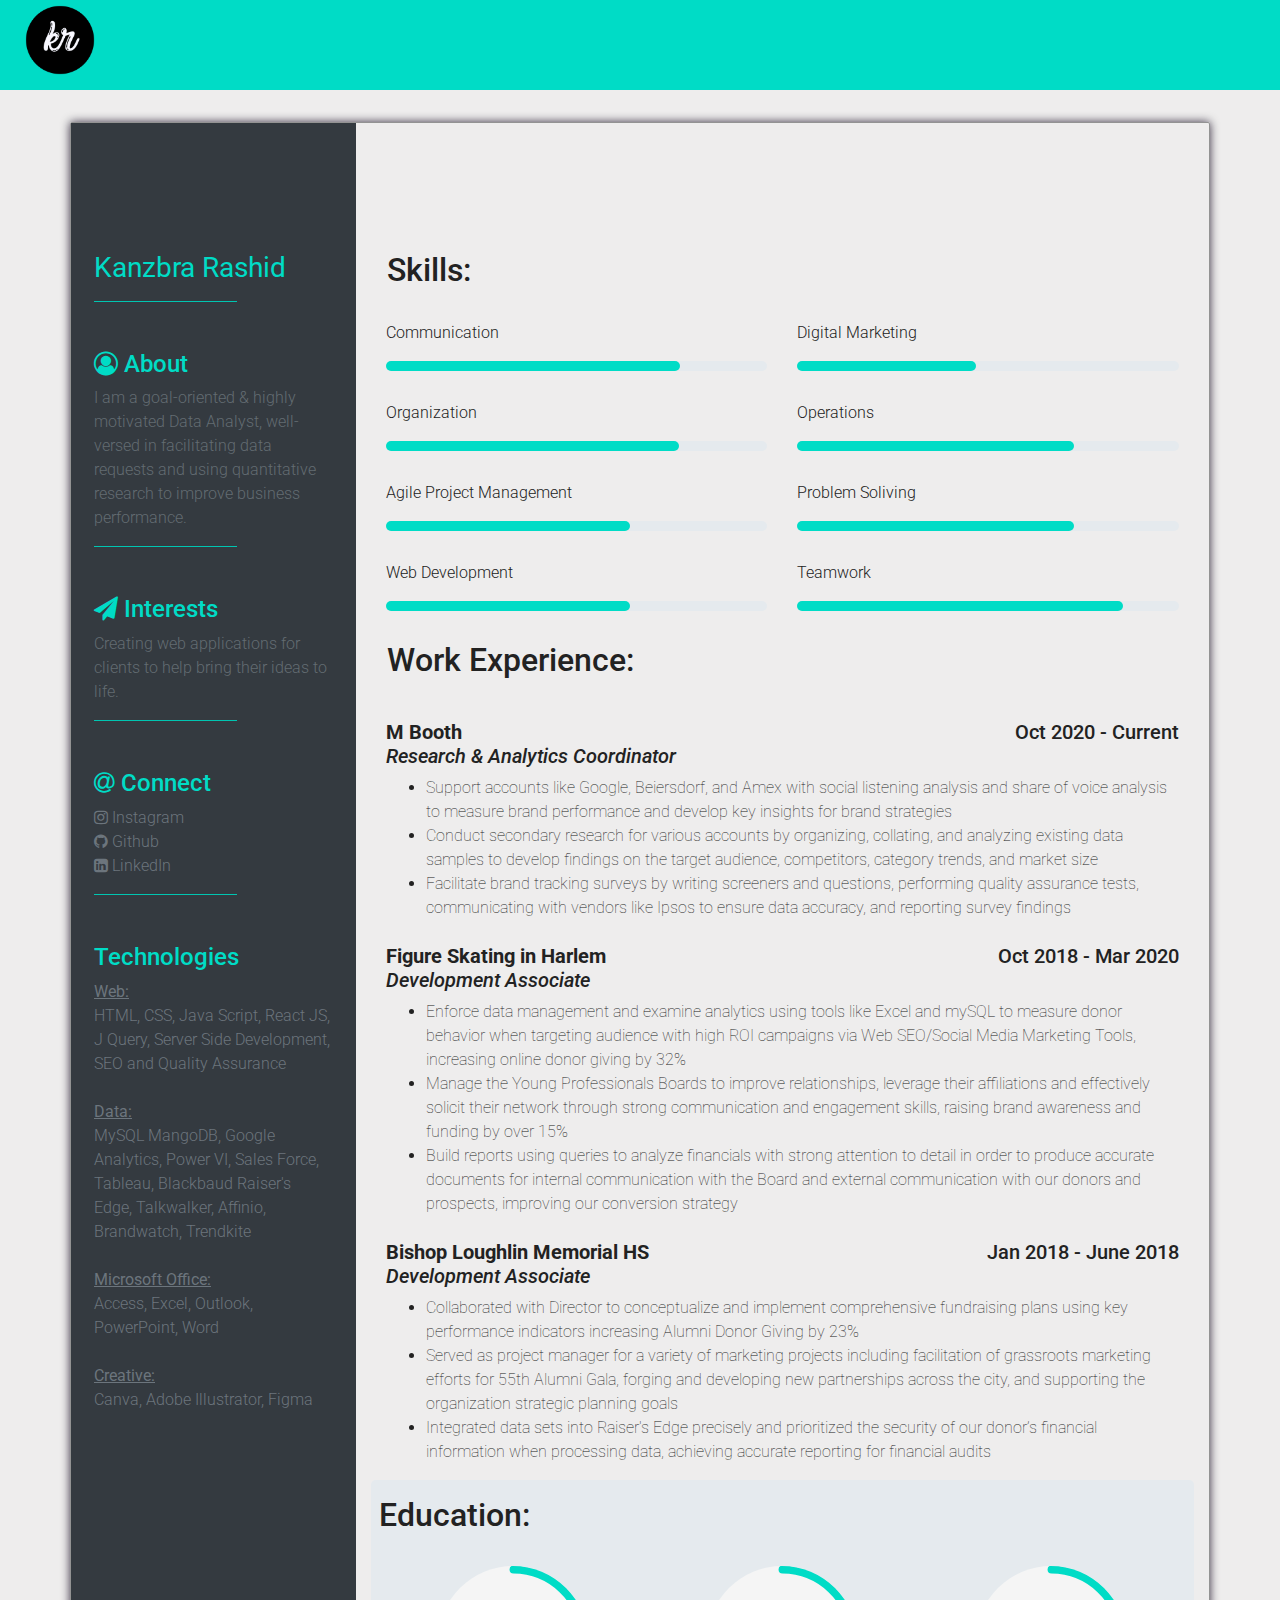
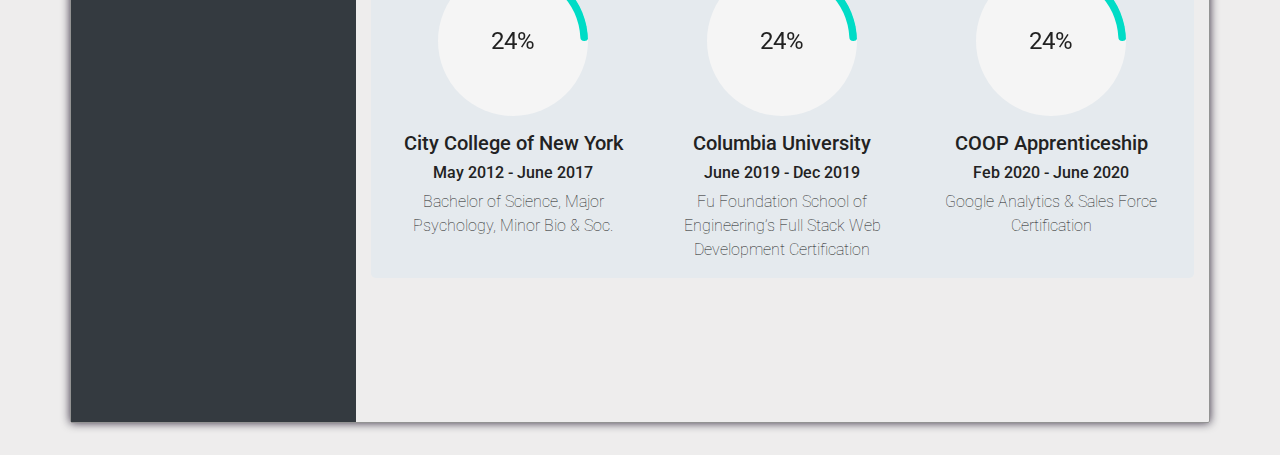
<file: resume.html>
<!DOCTYPE html>
<html lang="en">

<head>
    <meta charset="UTF-8">
    <meta http-equiv="X-UA-Compatible" content="IE=edge">
    <meta name="viewport" content="width=device-width, initial-scale=1, shrink-to-fit=no">
    <link rel="icon" href="./images/logos/kr.png">
    <title>Kanzbra R. - Resume</title>

    <link href="https://fonts.googleapis.com/css?family=Roboto:100,300,400,500,700,900" rel="stylesheet">
    <link href="https://cdnjs.cloudflare.com/ajax/libs/twitter-bootstrap/4.0.0-alpha.6/css/bootstrap.min.css"
        rel="stylesheet">
    <link href="https://cdnjs.cloudflare.com/ajax/libs/animate.css/3.5.2/animate.min.css" rel="stylesheet">
    <link href="https://maxcdn.bootstrapcdn.com/font-awesome/4.7.0/css/font-awesome.min.css" rel="stylesheet">
    <link rel="stylesheet" href="./assets/resume.css">
    <script src="https://cdnjs.cloudflare.com/ajax/libs/jquery/3.1.1/jquery.min.js"></script>
    <script src="https://cdnjs.cloudflare.com/ajax/libs/twitter-bootstrap/4.0.0-alpha.6/js/bootstrap.min.js"></script>
    <script src="resume.js"></script>
    <!-- Global site tag (gtag.js) - Google Analytics -->
    <script async src="https://www.googletagmanager.com/gtag/js?id=UA-140096785-3"></script>
    <script>
        window.dataLayer = window.dataLayer || [];
        function gtag() { dataLayer.push(arguments); }
        gtag('js', new Date());

        gtag('config', 'UA-140096785-3');
    </script>



</head>

<body>
    <header>
        <a class="navbar-brand" href="./index.html">
            <img id="mainLogo" src="./images/logos/mainLogo.png">
        </a>

    </header>

    <div class="main-section-container">
        <div class="container wrapper">
            <div class="row">
                <div class="col-sm-12 col-md-3 bg-dark">
                    <div class="profile-section">
                        <h3 class="color-primary font-weight-normal">Kanzbra Rashid</h3>
              
                        <hr class="small-hr">
                        <h4><i class="fa fa-user-circle-o" aria-hidden="true"></i> About</h4>
                        <p>I am a goal-oriented & highly motivated Data Analyst, well- versed in facilitating data requests and using quantitative research to improve business performance.
                        </p>
                      
  
                        <hr class="small-hr">
                        <h4><i class="fa fa-paper-plane" aria-hidden="true"></i> Interests</h4>
                        <p>Creating web applications for
                            clients to help bring their ideas to life.</p>
                        <hr class="small-hr">
                        <h4><i class="fa fa-at" aria-hidden="true"></i> Connect</h4>
                        <ul class="list-unstyled text-muted">
                            <li><a href="https://www.instagram.com/function.code/"><i class="fa fa-instagram"
                                        aria-hidden="true"></i> Instagram</a></li>
                            <li><a href="https://github.com/kanzbra"><i class="fa fa-github" aria-hidden="true"></i>
                                    Github</a></li>
                            <li><a href="https://www.linkedin.com/in/kanzbra-rashid-b3b34ba4/"><i
                                        class="fa fa-linkedin-square" aria-hidden="true"></i> LinkedIn</a></li>
                        </ul>
                        <hr class="small-hr">
                        <h4>Technologies</h4>
                        <ul class="list-unstyled text-muted">
                            <li><b><u>Web:</u></b><br>
                                HTML, CSS, Java Script, React JS, J Query, Server Side Development, SEO and Quality
                                Assurance
                            </li><br>
                            <li>
                                <b><u>Data:</u></b><br>
                                MySQL MangoDB, Google Analytics, Power VI, Sales Force, Tableau, Blackbaud Raiser's Edge, Talkwalker, Affinio, Brandwatch, Trendkite
                            </li><br>
                            <li>
                               <b> <u>Microsoft Office:</u></b><br>
                                Access, Excel, Outlook, PowerPoint, Word
                            </li><br>
                            <li>
                                <b><u>Creative:</u></b><br>
                                Canva, Adobe Illustrator, Figma
                            </li>
                        </ul>
                    </div>
                    <!-- /.profile-section -->
                </div>
                <!-- /.col-3 -->

                <div class="col-sm-12 col-md-9">
                    <div class="main-section">

                        <!-- /.skill-section -->
                        <div class="skill-section">
                            <h2 class="section-title">Skills:</h2>
                            <div class="flex-container">
                                <div class="col-sm-12 col-md-6">
                                    <div class="skill-unit">
                                        <div class="skill-label">
                                            <p>Communication</p>
                                        </div>
                                        <div class="skill-bar">
                                            <div class="skill-amount" data-skill="90"></div>
                                        </div>
                                    </div>
                                    <div class="skill-unit">
                                        <div class="skill-label">
                                            <p>Organization</p>
                                        </div>
                                        <div class="skill-bar">
                                            <div class="skill-amount" data-skill="90"></div>
                                        </div>
                                    </div>
                                    <div class="skill-unit">
                                        <div class="skill-label">
                                            <p>Agile Project Management</p>
                                        </div>
                                        <div class="skill-bar">
                                            <div class="skill-amount" data-skill="75"></div>
                                        </div>
                                    </div>
                                    <div class="skill-unit">
                                        <div class="skill-label">
                                            <p>Web Development</p>
                                        </div>
                                        <div class="skill-bar">
                                            <div class="skill-amount" data-skill="75"></div>
                                        </div>
                                    </div>
                                </div>
                                <div class="col-sm-12 col-md-6">
                                    <div class="skill-unit">
                                        <div class="skill-label">
                                            <p>Digital Marketing</p>
                                        </div>
                                        <div class="skill-bar">
                                            <div class="skill-amount" data-skill="55"></div>
                                        </div>
                                    </div>
                                    <div class="skill-unit">
                                        <div class="skill-label">
                                            <p>Operations</p>
                                        </div>
                                        <div class="skill-bar">
                                            <div class="skill-amount" data-skill="85"></div>
                                        </div>
                                    </div>
                                    <div class="skill-unit">
                                        <div class="skill-label">
                                            <p>Problem Soliving</p>
                                        </div>
                                        <div class="skill-bar">
                                            <div class="skill-amount" data-skill="85"></div>
                                        </div>
                                    </div>
                                    <div class="skill-unit">
                                        <div class="skill-label">
                                            <p>Teamwork</p>
                                        </div>
                                        <div class="skill-bar">
                                            <div class="skill-amount" data-skill="100"></div>
                                        </div>
                                    </div>
                                </div>
                            </div>
                            <!-- /.d-flex -->
                        </div>
                        <!-- /.work-section -->
               
                        <!-- Second section -->
                      
                        <div class="work-section">
                            <h2 class="section-title">Work Experience:</h2>
                            <div class="col-12">
                                <div class="work">
                                    <div class="d-flex justify-content-between">
                                        <h5><b>M Booth</b><br><i>Research & Analytics Coordinator</i></h5>
                                        <h5>Oct 2020 - Current</h5>
                                    </div>
                                    <ul>
                                        <li>Support accounts like Google, Beiersdorf, and Amex with social listening analysis and share of voice analysis to measure brand performance and develop key insights for brand strategies</li>
                                        <li>Conduct secondary research for various accounts by organizing, collating, and analyzing existing data samples to develop findings on the target audience, competitors, category trends, and market size</li>
                                        <li> Facilitate brand tracking surveys by writing screeners and questions, performing quality assurance tests, communicating with vendors like Ipsos to ensure data accuracy, and reporting survey findings</li>
                                    </ul>
                                    <div class="d-flex justify-content-between">
                                        <h5><b>Figure Skating in Harlem</b><br><i>Development Associate</i></h5>

                                        <h5>Oct 2018 - Mar 2020</h5>
                                    </div>
                                    <ul>
                                        <li>Enforce data management and examine analytics using tools like Excel and
                                            mySQL to measure donor behavior when targeting audience with high ROI
                                            campaigns via Web SEO/Social Media Marketing Tools, increasing online donor
                                            giving by 32%</li>
                                        <li>Manage the Young Professionals Boards to improve relationships, leverage
                                            their affiliations and effectively solicit their network through strong
                                            communication and engagement skills, raising brand awareness and funding by
                                            over 15%</li>
                                        <li> Build reports using queries to analyze financials with strong attention to
                                            detail in order to produce accurate documents for internal communication
                                            with the Board and external communication with our donors and prospects,
                                            improving our conversion strategy</li>
                                    </ul>
                                    <div class="d-flex justify-content-between">
                                        <h5><b>Bishop Loughlin Memorial HS</b><br><i>Development Associate</i></h5>
                                        <h5>Jan 2018 - June 2018</h5>
                                    </div>
                                    <ul>
                                        <li>Collaborated with Director to conceptualize and implement comprehensive
                                            fundraising plans using key performance indicators increasing Alumni Donor
                                            Giving by 23%</li>
                                        <li>Served as project manager for a variety of marketing projects including
                                            facilitation of grassroots marketing efforts for 55th Alumni Gala, forging
                                            and developing new partnerships across the city, and supporting the
                                            organization strategic planning goals</li>
                                        <li> Integrated data sets into Raiser's Edge precisely and prioritized the
                                            security of our donor’s financial information when processing data,
                                            achieving accurate reporting for financial audits</li>
                                    </ul>
                                   
                                </div>
                            </div>
                            <!-- /.col-12 -->
                        </div>
    
                    <!-- /.section -->
                    <div class="education-section">
                        <div class="jumbotron">
                            <h2>Education:</h2>
                            <div class="flex-container text-center">
                                <div class="col-sm-12 col-md-4">
                                    <canvas class="canvas" id="canvas1" data-percent="100" data-id="canvas1"
                                        width="150" height="150"></canvas>
                                    <div class="astonish" data-animation="fadeInRight">
                                        <h5>City College of New York </h5>
                                        <h6>May 2012 - June 2017</h6>
                                        <h7>Bachelor of Science, Major Psychology, Minor Bio & Soc.</h7>
                                    </div>
                                </div>
                                <div class="col-sm-12 col-md-4">
                                    <canvas class="canvas" id="canvas2" data-percent="100" data-id="canvas2"
                                        width="150" height="150"></canvas>
                                    <div class="astonish" data-animation="fadeInLeft">
                                        <h5>Columbia University</h5>
                                        <h6>June 2019 - Dec 2019</h6>
                                        <h7>Fu Foundation School of Engineering’s Full Stack Web Development
                                            Certification</h7>
                                    </div>
                                </div>
                                <div class="col-sm-12 col-md-4">
                                    <canvas class="canvas" id="canvas3" data-percent="100" data-id="canvas3"
                                        width="150" height="150"></canvas>
                                    <div class="astonish" data-animation="fadeInRight">
                                        <h5>COOP Apprenticeship</h5>
                                        <h6>Feb 2020 - June 2020</h6>
                                        <h7>Google Analytics & Sales Force Certification</h7>
                                    </div>
                                </div>
                            </div>
                            <!-- /.d-flex -->
                        </div>
                        <!-- /.jumbotron -->
                    </div>
                    <!-- /.education-section -->

                </div>
                <!-- /.col-9 -->
            </div>
            <!-- /.row -->
        </div>
        <!-- /.container -->
    </div>
         </div>
    <!-- /.main-section-container -->
</body>

</html>
</file>
<file: assets/fsh.css>
*{
    margin:0;
    padding:0;
    box-sizing: border-box;
}

html{
    font-size:62.5%;
    font-family: 'Raleway', sans-serif;
}

body::-webkit-scrollbar {
    display: none;
}
body{
    background-color:whitesmoke;
    font-family: 'Raleway', sans-serif;
    border: solid 2px black;
}

li{
    list-style: none;
}

a{
    color:black;
}

a:hover{
    color:#e8a261;
}
nav{
    width:100%;
    height:60px;
}

img{
    width:100%;
    height:100%;
}

header{
    background-color:#9061e8;
    height:70vh;
}
.loader-wrapper {
    width: 100%;
    height: 100vh;
    position: fixed;
    top: 0;
    left: 0;
    background-color: #9061e8;
    display:flex;
    justify-content: center;
    align-items: center;
    z-index: 7;
  }
  .loader {
    display: inline-block;
    width: 30px;
    height: 30px;
    position: relative;
    border: 4px solid #Fff;
    animation: loader 2s infinite ease;
  }
  .loader-inner {
    vertical-align: top;
    display: inline-block;
    width: 100%;
    background-color: #fff;
    animation: loader-inner 2s infinite ease-in;
  }
  @keyframes loader {
    0% { transform: rotate(0deg);}
    25% { transform: rotate(180deg);}
    50% { transform: rotate(180deg);}
    75% { transform: rotate(360deg);}
    100% { transform: rotate(360deg);}
  }

#mainLogo{
    width:60px;   
    padding-top:20px;
}

.navbar{
    display: flex;
    flex-direction: column;
    align-items:center;


}

#horizontalLineOne{
    width:40px;
    height:1px;
    margin-top:20px;
    background-color: black;

}
#locationBox h5{
    font-weight: bold;
    margin-top:22px;
    font-size:15px;


}

.client-info{
    display: grid;
    grid-template-columns: repeat(auto-fit, minmax(5rem, 1fr));
    grid-gap:15rem;
}

.client-name h2{
    padding-left: 20px;
    padding-right:20px;
    padding-top: 100px;
    font-size:5rem;
    letter-spacing: 1px;
    margin-bottom:1rem;
    font-weight: lighter;
    line-height: 80px;

}
.project-date h2{

    padding-top: 250px;
    font-size:3rem;
    font-weight: lighter;
    letter-spacing: 1px;
    margin-bottom:1rem;
    font-family: 'Satisfy', cursive;
}


.fsh-background{
    background-image: url('../images/backgrounds/fshBackground.png');
    height: 100vh;
    background-repeat: no-repeat;
    background-size: cover;
    background-attachment: fixed;
    background-position: center;

}
.info-description{
    font-size:2rem;
    line-height: 35px;
    padding-left:3rem;
    padding-right:3rem;
 
}
.card-info{
    padding:1.5rem;
}
.card-box{
    padding-left:3rem;
    padding-right:3rem;
    display: flex;
    align-items:center;
    justify-content: center;
    margin-top:10%;
    background-repeat: no-repeat;
    font-family: 'Raleway', sans-serif;
    z-index:1;
    border-radius:10px;
}
.card-box::before{
    content: "";
    opacity: 0.05;
    position: absolute;
    top: 0px;
    right: 0px;
    bottom: 0px;
    left: 0px;
}
.info-right{
    display: grid;
    grid-template-columns: repeat(auto-fit, minmax(25rem, 1fr));
    grid-gap:1rem;
}
.task::before{
    content: "";
    width:40%;
    height:1px;
    background-color: rgba(87, 85, 85, 0.2);
    position: absolute;
    margin-top:-10px;

}
.task{
    padding-top:10px;
}
.task-name{
    font-size:2rem;
    margin-bottom:10px;
    font-weight: bold;
    font-family: 'Satisfy', cursive;
}
.task-details{
    font-size:1.5rem;
}
#info{
    line-height: 25px;
}
.material-icons{
    font-size: .8rem;
    margin-right:10px;
}

.fsh-devices{
    background-image: url('../images/backgrounds/moniterBackground.png');
    height: 50vh;
    background-repeat: no-repeat;
    background-size: cover;
    background-attachment: fixed;
    background-position: center;
}
.portfolio-img{
    padding-top:100px;

}

.fsh-site{
    padding-top:80px;
    padding-bottom:80px;
    padding-left:30px;
    padding-right:30px;
}

footer{
    background-color: black;
    color: ghostwhite;
    height:15vh;
}

.copyright{
    width:100%;
    position: relative;
}


@-webkit-keyframes pulse{
    0%{
        box-shadow: 0 0 0 0 rgb(56, 55, 55, 0.99);
    }
    70%{
        box-shadow: 0 0 0 2rem rgb(56, 55, 55, 0);
    }
    100%{
        box-shadow: 0 0 0 0 rgb(56, 55, 55, 0);
    }
}

@keyframes pulse{
    0%{
        box-shadow: 0 0 0 0 rgb(56, 55, 55, 0.99);
    }
    70%{
        box-shadow: 0 0 0 2rem rgb(56, 55, 55, 0);
    }
    100%{
        box-shadow: 0 0 0 0 rgb(56, 55, 55, 0);
    }
}

@-moz-keyframes  pulse {
    0%{
        box-shadow: 0 0 0 0 rgb(56, 55, 55, 0.99);
    }
    70%{
        box-shadow: 0 0 0 2rem rgb(56, 55, 55, 0);
    }
    100%{
        box-shadow: 0 0 0 0 rgb(56, 55, 55, 0);
    }
  }
  .up-button{
    position: absolute;
    width:5rem;
    height:5rem;
    top: -3.5rem;
    right:2rem;
    border-radius: 100%;
    text-align: center;
    background-color:#9061e8;
    color:rgb(241, 237, 237);
    display: flex;
    -webkit-animation: pulse 2s infinite;
    -moz-animation: pulse 2s infinite;
    animation: pulse 2s infinite;
    cursor: pointer;
}

.up-button:hover{
    color:black;
}
.next-project{
position: absolute;
width:12rem;
height:5rem;
top: 5rem;
right:2rem;
font-size:2rem;

}

.next-link{
    color:white;
    font-family: 'Satisfy', cursive;
}
.up i{
    font-size:  2rem;
    margin: auto;

}

.icon-item i{
    padding-right:10px;
}
.copyright p{
    font-size: 1.5rem;
    text-align: left;
    padding-left:5%;
}

.hello{
    padding-top:5%;
}

.hello a{
    color:white;
    font-size:1.5rem;
    padding-left:5%;

}
.social-media{
    padding-top:3%;
    padding-left:10%;
}
.icon-item i{
    color:white;
    font-size: 2rem;

}



@media screen and (min-width: 320px){

.fsh-background{
    display: none;
}

.fsh-devices{

    height: 40vh;
}
}

@media screen and (min-width: 375px){
    .client-name h2{
        padding-left: 50px;
        padding-right:50px;
    }
    #horizontalLineOne{
        width:70px;
    }
    .social-media{
        padding-top:3%;
        padding-left:8%;
    }
    .fsh-background{
        display: none;
    }
    .fsh-devices{
        height: 45vh;
    }

}

@media screen and (min-width: 425px){
    .client-name h2{
        padding-left: 50px;
        padding-right:50px;
    }
    #horizontalLineOne{
        width:90px;
    }
    .project-date h2{
        padding-left: 30px;

    }
    .fsh-background{
        display: none;
    }



}

@media screen and (min-width: 520px){
    .fsh-devices{
        height: 70vh;
    
    }

}
@media screen and (min-width: 768px){
    #horizontalLineOne{
        width:200px;
    
    }
    .client-name h2{
        padding-left: 170px;
    }
    .project-date h2{
        padding-left: 50px;
    }

    .hello{
        padding-top:1%;
    }
    .icon-item{
        padding-top:2%;
        padding-left:2%;
    }

    .card-info{
        padding:1.5rem;
    }
    .card-box{
        padding-left:5rem;
        display: flex;
        align-items:center;
        justify-content: center;
        margin-top:10%;
        background-repeat: no-repeat;
        font-family: 'Raleway', sans-serif;
        z-index:1;
        border-radius:10px;
    }
    .info-right{

        grid-gap:5rem;
    }
    .task-one::before{
        content: "";
        width:40%;
        height:1px;
        background-color: rgba(87, 85, 85, 0.2);
        position: absolute;
    }
   
    .fsh-devices{
        height: 80vh;
   
    }
    .vertical-line{
        height:300px;
        background-color:black;
        width:1.35px;
        position: absolute;
        left:9%;
        top:20%;

    }

    .social-media{
        margin-top:-20px;
        margin-left:-20px;
    }
    .icon-item i{
        color:white;
        font-size: 2rem;
    
    }
    .next-project{

        width:30rem;

        top: 3rem;
        right:5rem;
        font-size:4rem;
        
        }
}

@media screen and (min-width: 964px){
    .info-right{

        grid-gap:7rem;
    }
    .card-box{
        padding-bottom:5rem;
    
    }

    .info-description{
        padding-top:20px;
    }
    .fsh-devices{
        height: 85vh;
   
    }

.fsh-background{
display: block;

}
}


@media screen and (min-width: 1004px) {
    .vertical-line{
        width:1px;
        left:7.5%;
    }
.client-name h2{
    margin-top:-50px;
    padding-left: 200px;
    font-size:100px;
    line-height: 110px;
}
.project-date h2{
    padding-left: 100px;
    font-size:80px;
}
    .info-right{
        grid-gap:10rem;
    }
    .card-box{
        padding-bottom:5rem;
    
    }

    .info-description{
        padding-top:20px;
        padding-left: 120px;
        padding-right: 120px;
    }
    .fsh-devices{
        height: 85vh;
   
    }
    .social-media{
        margin-top:-30px;
        margin-left:-30px;
    }
}
@media screen and (min-width: 1200px){
    .fsh-devices{
        height: 120vh;
    
    }

}
@media screen and (min-width: 1440px) {


     header{
         height:80vh;
     }
    .client-name h2{
        margin-top:-20px;
        padding-left: 300px;
        font-size:100px;
        line-height: 110px;
    }
    .info-right{
        display: grid;
        grid-template-columns: repeat(auto-fit, minmax(40rem, 1fr));
        grid-gap:12rem;
    }
    #locationBox h5{
        font-weight: bold;
        margin-top:22px;
        font-size:25px;
    }

    .card-box{
        padding-left:250px;

    }
    #mainLogo{
        width:60px;   
        padding-top:20px;
        margin-left:-90px;
    }
    .task::before{
        content: "";
        width:20%;
        height:1px;
        background-color: rgba(87, 85, 85, 0.2);
        position: absolute;
        margin-top:-10px;
    
    }
    .task-one::before{
        display:none;
    }
    .info-description{
        font-size:3rem;
        padding-top:20px;
        padding-right:250px;
        padding-left:250px;
        line-height:60px;
    }
    .task-name, .task-link{
        font-size:3rem;
        margin-bottom:10px;
        font-weight: bold;
        font-family: 'Satisfy', cursive;
    }
    .task-details, .navbar-brand{
        font-size:2rem;
    }
    .fsh-devices{
        height: 120vh;
   
    }
    .fsh-site{
        padding-top:80px;
        padding-bottom:80px;
        padding-left: 100px;
        padding-right:100px;
    }
    footer{
        background-color: black;
        color: ghostwhite;
        height:25vh;
    }
    .copyright p{
        font-size: 2.5rem;
        text-align: left;
        padding-left:5%;
        padding-top:1%;
    }
    
    .hello{
        padding-top:2%;
    }
    
    .hello a{
        color:white;
        font-size:2.5rem;
        padding-left:5%;
    
    }
    .social-media{
        padding-top:2%;
        padding-left:5%;
    }
    .icon-item i{
        color:white;
        font-size: 3rem;
    }
    .up-button{
        position: absolute;
        width:7rem;
        height:7rem;
        top: -3.5rem;
        right:4rem;
        border-radius: 100%;
        text-align: center;
        background-color:#9061e8;
     
    }
    
}


@media screen and (min-width: 1920px) {
    #mainLogo{
        width:80px;   
        padding-top:20px;
        margin-left:-300px;
    }
    .client-name h2{
        margin-top:0px;
        padding-left: 400px;
 
    }
    .info-description{
        font-size:3rem;
        padding-top:100px;
        padding-right:450px;
        padding-left:450px;
        line-height:60px;
    }
 
 
}
@media screen and (min-width: 2560px) {


    header{
        height:80vh;
    }
    #horizontalLineOne{
        width:800px;

    }

    .vertical-line{
        height:300px;


        left:7%;
        top:25%;

    }
   .client-name h2{
       margin-top:70px;
       padding-left: 400px;
       font-size:100px;
       line-height: 110px;
   }


   #locationBox h5{
       font-weight: bold;
       margin-top:22px;
       font-size:35px;
   }

   .card-box{
       padding-left:250px;

   }
   #mainLogo{
       width:90px;   
       padding-top:20px;
       margin-left:-580px;
   }
   .task::before{
       content: "";
       width:20%;
       height:1px;
       background-color: rgba(87, 85, 85, 0.2);
       position: absolute;
       margin-top:-10px;
   
   }
   .task-one::before{
       display:none;
   }
   .info-description{
       font-size:3rem;
       padding-top:100px;
       padding-right:450px;
       padding-left:450px;
       line-height:60px;
   }
   .task-name, .task-link{
       font-size:3rem;
       margin-bottom:10px;
       font-weight: bold;
       font-family: 'Satisfy', cursive;
   }
   .task-details, .navbar-brand{
       font-size:2rem;
   }
   .fsh-devices{
       height: 200vh;
  
   }

   footer{
       background-color: black;
       color: ghostwhite;
       height:35vh;
   }
   .copyright p{
       font-size: 2.5rem;
       text-align: left;
       padding-left:5%;
       padding-top:1%;
   }
   
   .hello{
       padding-top:2%;
   }
   
   .hello a{
       color:white;
       font-size:2.5rem;
       padding-left:5%;
   
   }
   .social-media{
    margin-top:-50px;
       padding-left:5%;
   }
   .icon-item i{
       color:white;
       font-size: 3rem;
   }
   .up-button{
       position: absolute;
       width:7rem;
       height:7rem;
       top: -3.5rem;
       right:4rem;
       border-radius: 100%;
       text-align: center;
       background-color:#e8a261;
    
   }
   
}
</file>
<file: assets/holtfit.css>
*{
    margin:0;
    padding:0;
    box-sizing: border-box;
}

html{
    font-size:62.5%;
    font-family: 'Raleway', sans-serif;
}

body::-webkit-scrollbar {
    display: none;
}
body{
    background-color:whitesmoke;
    font-family: 'Raleway', sans-serif;
    border: solid 2px black;
}

li{
    list-style: none;
}

a{
    color:black;
}

a:hover{
    color:#be7979;
}
nav{
    width:100%;
    height:60px;
}

img{
    width:100%;
    height:100%;
}

header{
    background-color:#9aa8bb;
    height:70vh;
}

  .loader-wrapper {
    width: 100%;
    height: 100vh;
    position: fixed;
    top: 0;
    left: 0;
    background-color: #9aa8bb;
    display:flex;
    justify-content: center;
    align-items: center;
  }
  .loader {
    display: inline-block;
    width: 30px;
    height: 30px;
    position: relative;
    border: 4px solid #Fff;
    animation: loader 2s infinite ease;
  }
  .loader-inner {
    vertical-align: top;
    display: inline-block;
    width: 100%;
    background-color: #fff;
    animation: loader-inner 2s infinite ease-in;
  }
  @keyframes loader {
    0% { transform: rotate(0deg);}
    25% { transform: rotate(180deg);}
    50% { transform: rotate(180deg);}
    75% { transform: rotate(360deg);}
    100% { transform: rotate(360deg);}
  }

#mainLogo{
    width:60px;   
    padding-top:20px;
}

.navbar{
    display: flex;
    flex-direction: column;
    align-items:center;


}

#horizontalLineOne{
    width:40px;
    height:1px;
    margin-top:20px;
    background-color: black;

}
#locationBox h5{
    font-weight: bold;
    margin-top:22px;
    font-size:15px;
}

.client-info{
    display: grid;
    grid-template-columns: repeat(auto-fit, minmax(5rem, 1fr));
    grid-gap:15rem;
}

.client-name h2{
    padding-left: 20px;
    padding-right:20px;
    padding-top: 200px;
    font-size:5rem;
    letter-spacing: 1px;
    margin-bottom:1rem;
    font-weight: lighter;
    line-height: 80px;

}
.project-date h2{

    padding-top: 250px;
    font-size:3rem;
    font-weight: lighter;
    letter-spacing: 1px;
    margin-bottom:1rem;
    font-family: 'Satisfy', cursive;
}


.fsh-background{
    background-image: url('../images/projects/holtfit/holtfitwall.png');
    height: 100vh;
    background-repeat: no-repeat;
    background-size: cover;
    background-attachment: fixed;
    background-position: center;

}
.info-description{
    font-size:2rem;
    line-height: 35px;
    padding-left:3rem;
    padding-right:3rem;
 
}
.card-info{
    padding:1.5rem;
}
.card-box{
    padding-left:3rem;
    padding-right:3rem;
    display: flex;
    align-items:center;
    justify-content: center;
    margin-top:10%;
    background-repeat: no-repeat;
    font-family: 'Raleway', sans-serif;
    z-index:1;
    border-radius:10px;
}
.card-box::before{
    content: "";
    opacity: 0.05;
    position: absolute;
    top: 0px;
    right: 0px;
    bottom: 0px;
    left: 0px;
}
.info-right{
    display: grid;
    grid-template-columns: repeat(auto-fit, minmax(25rem, 1fr));
    grid-gap:1rem;
}
.task::before{
    content: "";
    width:40%;
    height:1px;
    background-color: rgba(87, 85, 85, 0.2);
    position: absolute;
    margin-top:-10px;

}
.task{
    padding-top:10px;
}
.task-name{
    font-size:2rem;
    margin-bottom:10px;
    font-weight: bold;
    font-family: 'Satisfy', cursive;
}
.task-details{
    font-size:1.5rem;
}
#info{
    line-height: 25px;
}
.material-icons{
    font-size: .8rem;
    margin-right:10px;
}

.site-images img{
    padding-top:10px;

}
.fsh-devices{
    background-image: url('../images/backgrounds/holtfitback.png');
    height: 50vh;
    background-repeat: no-repeat;
    background-size: cover;
    background-attachment: fixed;
    background-position: center;
}
.portfolio-img{
    padding-top:100px;


}

.fsh-site{
    padding-top:80px;
    padding-bottom:80px;
    padding-left:30px;
    padding-right:30px;
}

footer{
    background-color: black;
    color: ghostwhite;
    height:15vh;
}

.copyright{
    width:100%;
    position: relative;
}


@-webkit-keyframes pulse{
    0%{
        box-shadow: 0 0 0 0 rgb(56, 55, 55, 0.99);
    }
    70%{
        box-shadow: 0 0 0 2rem rgb(56, 55, 55, 0);
    }
    100%{
        box-shadow: 0 0 0 0 rgb(56, 55, 55, 0);
    }
}

@keyframes pulse{
    0%{
        box-shadow: 0 0 0 0 rgb(56, 55, 55, 0.99);
    }
    70%{
        box-shadow: 0 0 0 2rem rgb(56, 55, 55, 0);
    }
    100%{
        box-shadow: 0 0 0 0 rgb(56, 55, 55, 0);
    }
}

@-moz-keyframes  pulse {
    0%{
        box-shadow: 0 0 0 0 rgb(56, 55, 55, 0.99);
    }
    70%{
        box-shadow: 0 0 0 2rem rgb(56, 55, 55, 0);
    }
    100%{
        box-shadow: 0 0 0 0 rgb(56, 55, 55, 0);
    }
  }
  .up-button{
    position: absolute;
    width:5rem;
    height:5rem;
    top: -3.5rem;
    right:2rem;
    border-radius: 100%;
    text-align: center;
    background-color:#9aa8bb;
    color:rgb(241, 237, 237);
    display: flex;
    -webkit-animation: pulse 2s infinite;
    -moz-animation: pulse 2s infinite;
    animation: pulse 2s infinite;
    cursor: pointer;
}
.next-project{
position: absolute;
width:12rem;
height:5rem;
top: 5rem;
right:2rem;
font-size:2rem;

}

.next-link{
    font-family: 'Satisfy', cursive;
    color:white;
}
 .up-button i{
    font-size:  2rem;
    margin: auto;
}

.up-button:hover{
    color:black;
}

.icon-item i{
    padding-right:10px;
}
.copyright p{
    font-size: 1.5rem;
    text-align: left;
    padding-left:5%;
}

.hello{
    padding-top:5%;
}

.hello a{
    color:white;
    font-size:1.5rem;
    padding-left:5%;

}
.social-media{
    padding-top:3%;
    padding-left:10%;
}
.icon-item i{
    color:white;
    font-size: 2rem;

}

@media screen and (min-width: 320px){

    .fsh-background{
        display: none;
    }
    }

@media screen and (min-width: 375px){
    .client-name h2{
        padding-left: 50px;
        padding-right:50px;
    }
    #horizontalLineOne{
        width:70px;
    }
    .social-media{
        padding-top:3%;
        padding-left:8%;
    }
 
}

@media screen and (min-width: 425px){
    .client-name h2{
        padding-left: 50px;
        padding-right:50px;
    }
    #horizontalLineOne{
        width:90px;
    }
    .project-date h2{
        padding-left: 30px;

    }

}
@media screen and (min-width: 520px){
    .fsh-devices{
        height: 70vh;
    
    }

}

@media screen and (min-width: 768px){
    #horizontalLineOne{
        width:200px;
    
    }
    .client-name h2{
        padding-left: 170px;
    }
    .project-date h2{
        padding-left: 50px;
    }

    .hello{
        padding-top:1%;
    }
    .icon-item{
        padding-top:2%;
        padding-left:2%;
    }

    .card-info{
        padding:1.5rem;
    }
    .card-box{
        padding-left:5rem;
        display: flex;
        align-items:center;
        justify-content: center;
        margin-top:10%;
        background-repeat: no-repeat;
        font-family: 'Raleway', sans-serif;
        z-index:1;
        border-radius:10px;
    }
    .info-right{

        grid-gap:5rem;
    }
    .task-one::before{
        content: "";
        width:40%;
        height:1px;
        background-color: rgba(87, 85, 85, 0.2);
        position: absolute;
    }
   
    .fsh-devices{
        height: 80vh;
   
    }
    .vertical-line{
        height:300px;
        background-color:black;
        width:1.35px;
        position: absolute;
        left:9%;
        top:20%;

    }

    .social-media{
        margin-top:-20px;
        margin-left:-20px;
    }
    .icon-item i{
        color:white;
        font-size: 2rem;
    
    }
    .next-project{

        width:30rem;

        top: 3rem;
        right:5rem;
        font-size:4rem;
        
        }
}

@media screen and (min-width: 964px){
    .info-right{

        grid-gap:7rem;
    }
    .card-box{
        padding-bottom:5rem;
    
    }

    .info-description{
        padding-top:20px;
    }
    .fsh-devices{
        height: 85vh;
   
    }
    .fsh-background{
        display: block;
        
        }
}


@media screen and (min-width: 1004px) {
    .vertical-line{
        width:1px;
        left:7.5%;
    }
.client-name h2{
    margin-top:-50px;
    padding-left: 200px;
    font-size:100px;
    line-height: 110px;
}
.project-date h2{
    padding-left: 100px;
    font-size:80px;
}
    .info-right{
        grid-gap:10rem;
    }
    .card-box{
        padding-bottom:5rem;
    
    }

    .info-description{
        padding-top:20px;
        padding-left: 120px;
        padding-right: 120px;
    }
    .fsh-devices{
        height: 85vh;
   
    }
    .social-media{
        margin-top:-30px;
        margin-left:-30px;
    }
}

@media screen and (min-width: 1200px){
    .fsh-devices{
        height: 120vh;
    
    }

}
@media screen and (min-width: 1440px) {


     header{
         height:80vh;
     }
    .client-name h2{
    
        padding-left: 300px;
        font-size:100px;
        line-height: 110px;
    }
    .info-right{
        display: grid;
        grid-template-columns: repeat(auto-fit, minmax(40rem, 1fr));
        grid-gap:12rem;
    }
    #locationBox h5{
        font-weight: bold;
        margin-top:22px;
        font-size:25px;
    }

    .card-box{
        padding-left:250px;

    }
    #mainLogo{
        width:60px;   
        padding-top:20px;
        margin-left:-90px;
    }
    .task::before{
        content: "";
        width:20%;
        height:1px;
        background-color: rgba(87, 85, 85, 0.2);
        position: absolute;
        margin-top:-10px;
    
    }
    .task-one::before{
        display:none;
    }
    .info-description{
        font-size:3rem;
        padding-top:20px;
        padding-right:250px;
        padding-left:250px;
        line-height:60px;
    }
    .task-name, .task-link{
        font-size:3rem;
        margin-bottom:10px;
        font-weight: bold;
        font-family: 'Satisfy', cursive;
    }
    .task-details, .navbar-brand{
        font-size:2rem;
    }
    .fsh-devices{
        height: 120vh;
   
    }
    .fsh-site{
        padding-top:80px;
        padding-bottom:80px;
        padding-left: 100px;
        padding-right:100px;
    }
    footer{
        background-color: black;
        color: ghostwhite;
        height:25vh;
    }
    .copyright p{
        font-size: 2.5rem;
        text-align: left;
        padding-left:5%;
        padding-top:1%;
    }
    
    .hello{
        padding-top:2%;
    }
    
    .hello a{
        color:white;
        font-size:2.5rem;
        padding-left:5%;
    
    }
    .social-media{
        padding-top:2%;
        padding-left:5%;
    }
    .icon-item i{
        color:white;
        font-size: 3rem;
    }
    .up-button{
        position: absolute;
        width:7rem;
        height:7rem;
        top: -3.5rem;
        right:4rem;
        border-radius: 100%;
        text-align: center;
        background-color:#9aa8bb;
    }
    
}


@media screen and (min-width: 1920px) {
    #mainLogo{
        width:80px;   
        padding-top:20px;
        margin-left:-300px;
    }
    .client-name h2{
        margin-top:0px;
        padding-left: 400px;
 
    }
    .info-description{
        font-size:3rem;
        padding-top:100px;
        padding-right:450px;
        padding-left:450px;
        line-height:60px;
    }
 
 
}
@media screen and (min-width: 2560px) {


    header{
        height:80vh;
    }
    #horizontalLineOne{
        width:800px;

    }

    .vertical-line{
        height:300px;


        left:7%;
        top:25%;

    }
   .client-name h2{
       margin-top:20px;
       padding-left: 400px;
       font-size:100px;
       line-height: 110px;
   }


   #locationBox h5{
       font-weight: bold;
       margin-top:22px;
       font-size:35px;
   }

   .card-box{
       padding-left:250px;

   }
   #mainLogo{
       width:90px;   
       padding-top:20px;
       margin-left:-580px;
   }
   .task::before{
       content: "";
       width:20%;
       height:1px;
       background-color: rgba(87, 85, 85, 0.2);
       position: absolute;
       margin-top:-10px;
   
   }
   .task-one::before{
       display:none;
   }
   .info-description{
       font-size:3rem;
       padding-top:100px;
       padding-right:450px;
       padding-left:450px;
       line-height:60px;
   }
   .task-name, .task-link{
       font-size:3rem;
       margin-bottom:10px;
       font-weight: bold;
       font-family: 'Satisfy', cursive;
   }
   .task-details, .navbar-brand{
       font-size:2rem;
   }
   .fsh-devices{
       height: 200vh;
  
   }

   footer{
       background-color: black;
       color: ghostwhite;
       height:35vh;
   }
   .copyright p{
       font-size: 2.5rem;
       text-align: left;
       padding-left:5%;
       padding-top:1%;
   }
   
   .hello{
       padding-top:2%;
   }
   
   .hello a{
       color:white;
       font-size:2.5rem;
       padding-left:5%;
   
   }
   .social-media{
    margin-top:-50px;
       padding-left:5%;
   }
   .icon-item i{
       color:white;
       font-size: 3rem;
   }
   .up-button{
       position: absolute;
       width:7rem;
       height:7rem;
       top: -3.5rem;
       right:4rem;
       border-radius: 100%;
       text-align: center;
       background-color:#9aa8bb;
    
   }
   
}
</file>
<file: assets/resume.css>
body {
	font-family: "Roboto", sans-serif;
	font-size: 1rem;
	font-weight: 100;
	line-height: 1.5;
	color: #222;
	background-color: rgb(238, 237, 237);
}

a {
	color: inherit;
	text-decoration: none;
}

a:focus, a:hover {
	color: inherit;
	text-decoration: none;
}

header{
    width:100%;
	height:10vh;
	background-color: #00dcc6
}
 


#mainLogo{
    width:80px;   
}

.jumbotron {
	padding: 1rem 0.5rem;
	margin-bottom: 1rem;
	background-color: #e5eaee;
	border-radius: 0.3rem;
}



@media (min-width: 320px){
	.navbar-brand{
		margin-left:20px;
		padding-top:0px;
	}
	
	#mainLogo{
		width:60px;   
		padding-top:15px;
	
	}


}


@media (min-width: 576px) {
	.navbar-brand{
		margin-left:80px;
		padding-top:0px;
	}
	
	#mainLogo{
		width:80px;   
		padding-top:0px;
	
	}



}

.bg-dark {
	background: #222;
	font-weight: 300;
}

.bg-dark p {
	color: #636c72;
}

.color-primary, .container h4 {
	color: #00dcc6;
}

.section {
	padding: 5rem 0 0 0;
}

.small-hr {
	background-color: #00dcc6;
	width: 60%;
	margin: 1rem 0 3rem 0;
}

.custom-circle {
	display: block;
	margin-left: auto;
	margin-right: auto;
	margin-bottom: 1rem;
}

.wrapper {
	margin: 0 auto;
	border: 1px solid #939393;
	border-radius: 2px;
	box-shadow: 0 0 10px rgba(12, 3, 25, 0.8);
}

.main-section-container {
	padding: 2rem 0;
}

.main-section-container .main-section {
	padding: 8rem 0;
}

.flex-container {
	display: initial;
}

@media (min-width: 768px) {
	.navbar-brand{
		margin-left:20px;
		padding-top:0px;
	}
	
	.flex-container {
		display: -webkit-box;
		display: -ms-flexbox;
		display: flex;
	}
}

.container h2 {
	margin: 0 0 2rem 0;
}

.container h5 {
	margin: 0.5rem 0;
}

.container p {
	font-weight: 300;
}

.contact {
	max-width: 60%;
}

@media (min-width: 768px) {
	.contact {
		max-width: 100%;
	}
}

.contact p:nth-child(2) {
	-ms-flex-preferred-size: auto;
	flex-basis: auto;
}

@media (min-width: 992px) {
	.contact p:nth-child(2) {
		-ms-flex-preferred-size: 70%;
		flex-basis: 70%;
	}
}

.skill-unit {
	max-width: 100%;
	margin: 0 auto 30px auto;
}

.skill-unit .skill-bar {
	max-width: 100%;
	height: 10px;
	background-color: #e5eaee;
	position: relative;
	border-radius: 5px;
}

.skill-unit .skill-amount {
	position: absolute;
	height: 100%;
	background-color: #00dcc6;
	border-radius: 5px;
	width: 0;
}

.canvas {
	border-radius: 50%;
	background: #f5f5f5;
	margin-top: 1rem;
}
@media (min-width: 768px) {
	.canvas {
		margin-top: 0;
	}
}

.profile-section {
	padding: 8rem 0.5rem;
}

.section-title {
	padding-left: 0.5rem;
}
@media (min-width: 768px) {
	.section-title {
		padding-left: 1rem;
	}
}
</file>
